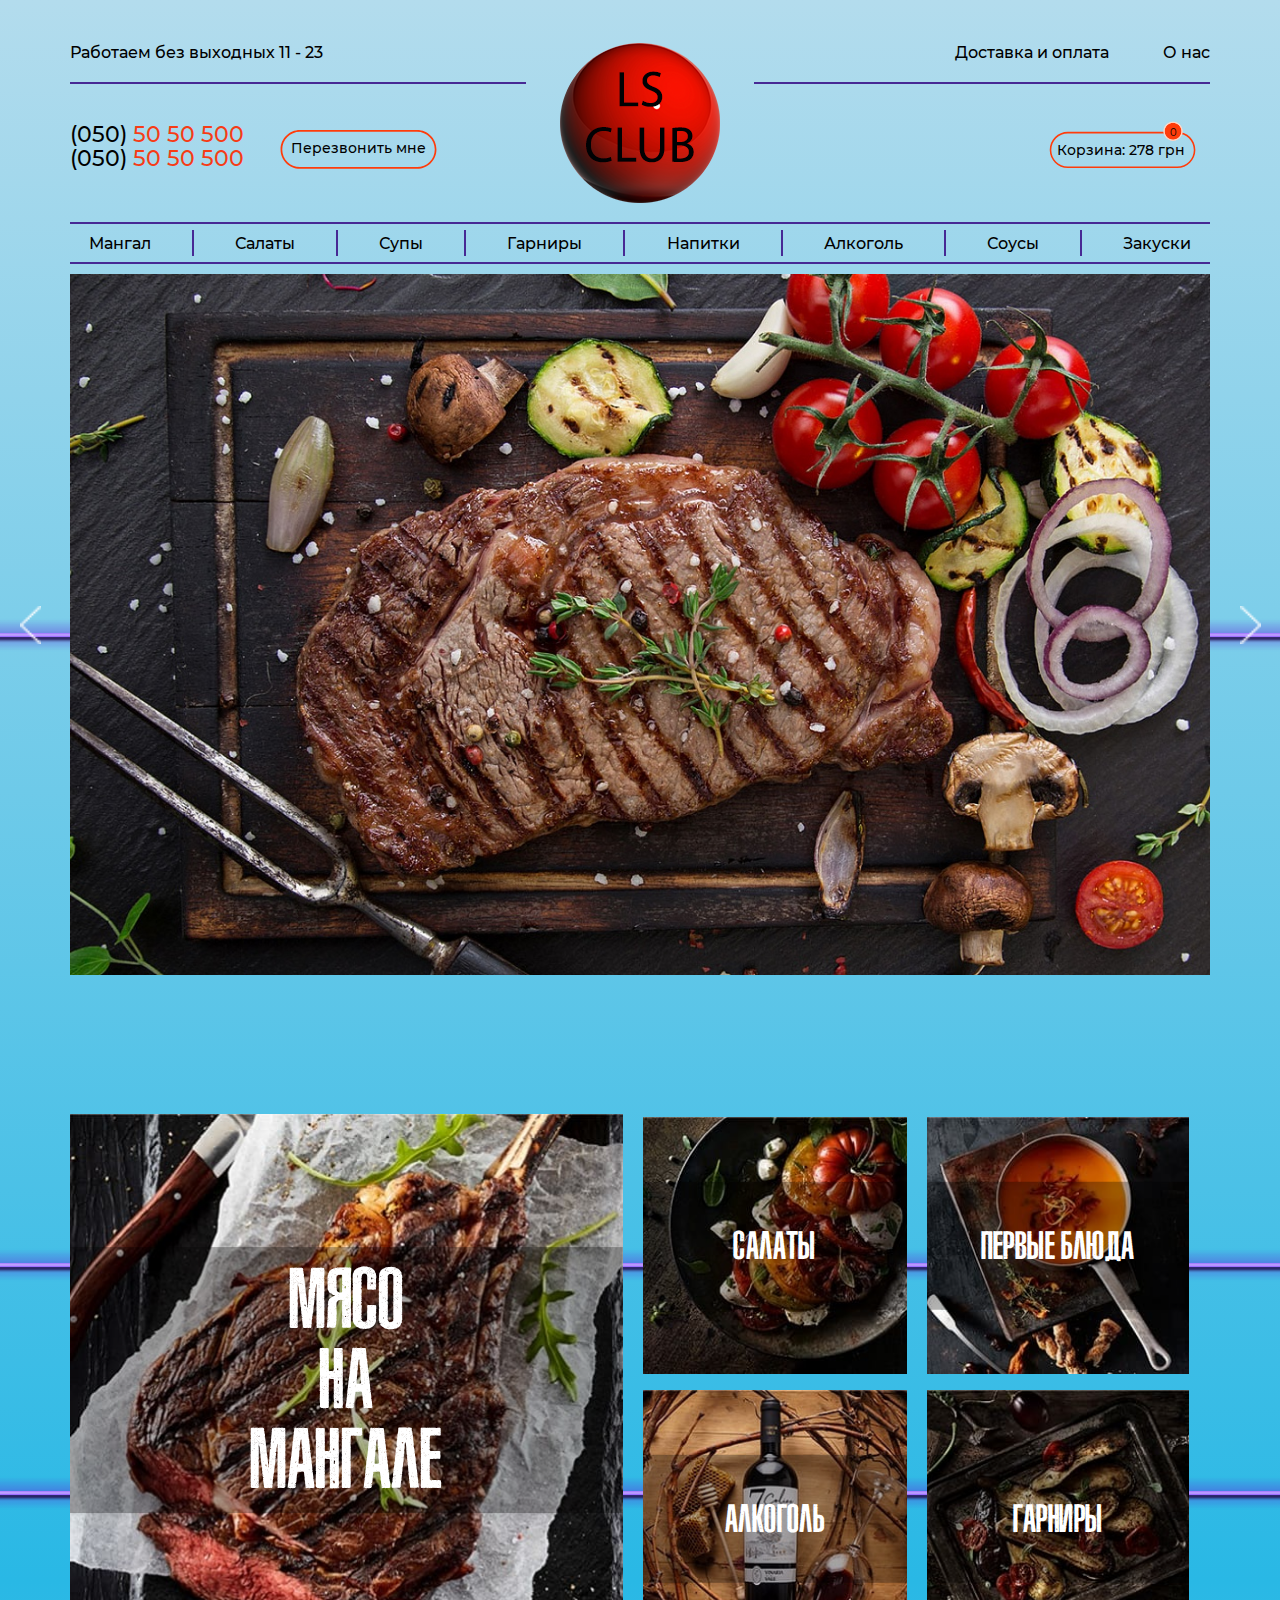
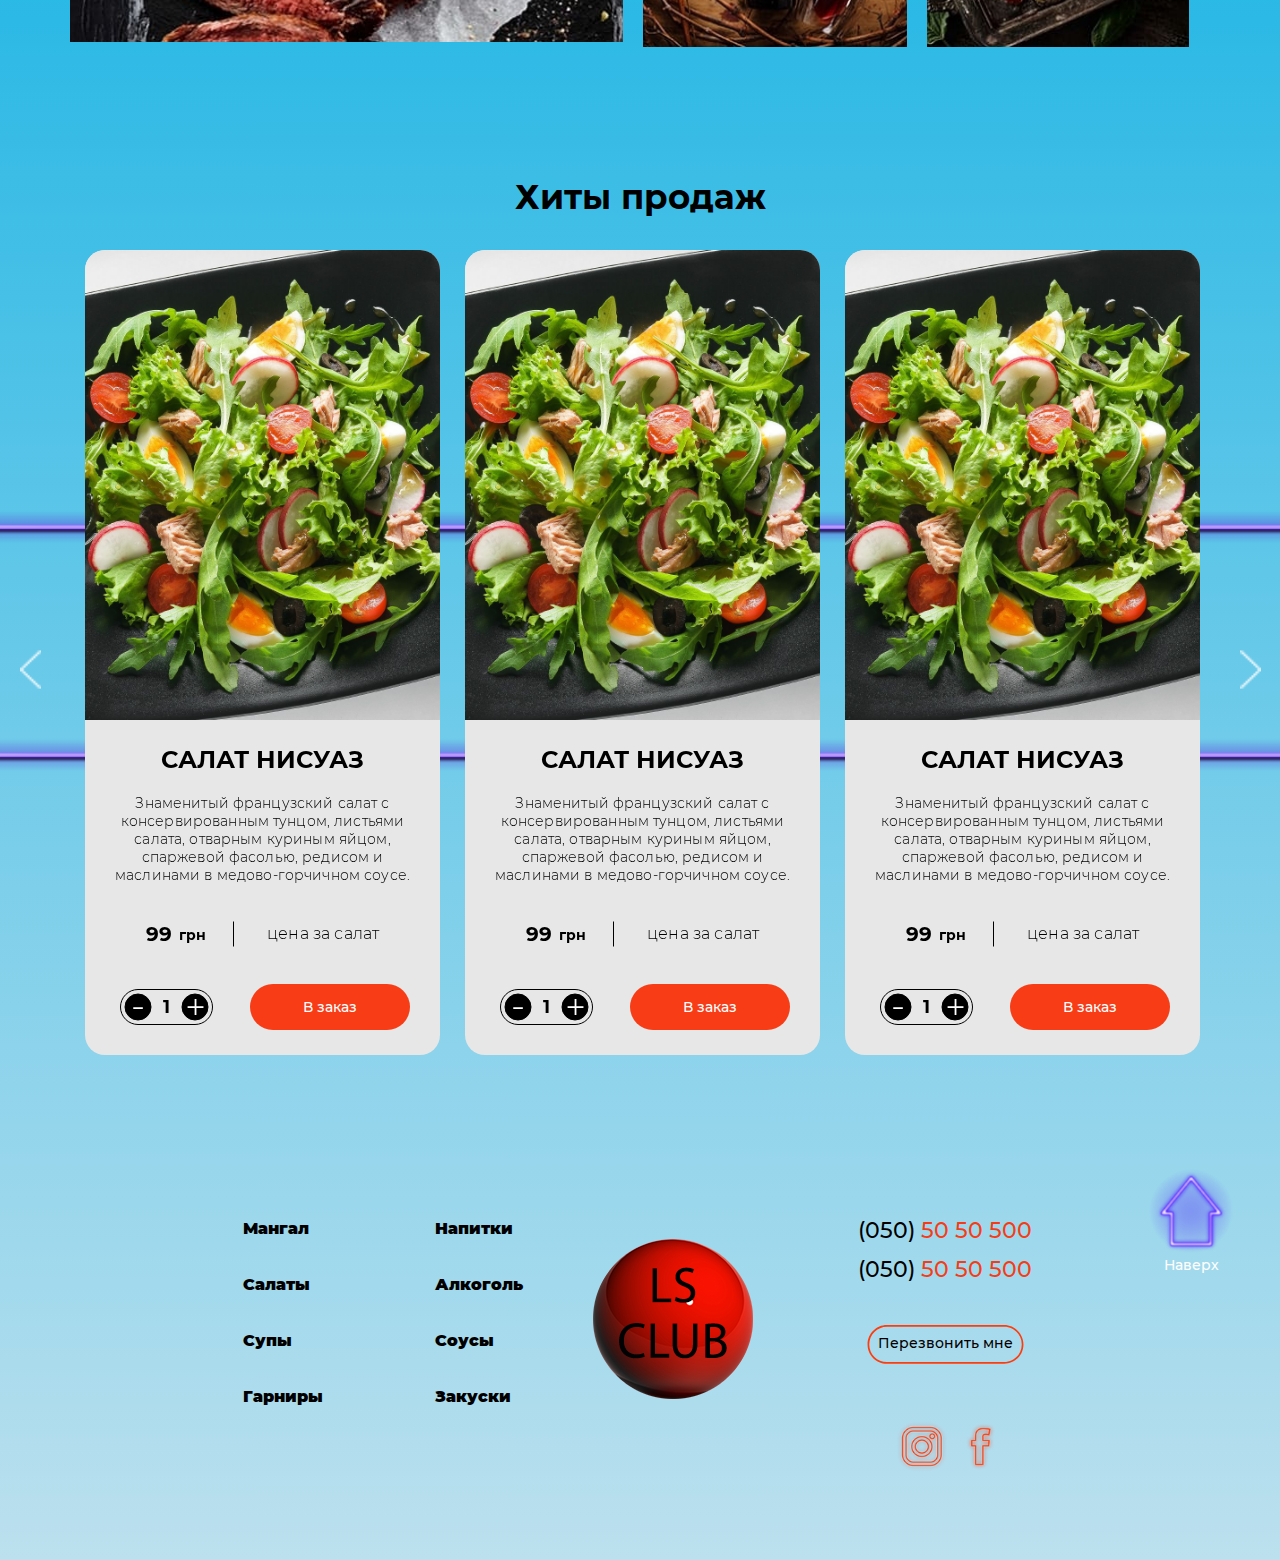
<file: index.html>
<!DOCTYPE html>
<html lang="ru">

<head>
  <meta charset="UTF-8">
  <meta name="viewport" content="width=device-width, initial-scale=1.0">
  <title>VegasMeats</title>
  <link rel="stylesheet" href="css/main.css">
  <link rel="stylesheet" href="https://use.fontawesome.com/releases/v5.7.2/css/all.css"
    integrity="sha384-fnmOCqbTlWIlj8LyTjo7mOUStjsKC4pOpQbqyi7RrhN7udi9RwhKkMHpvLbHG9Sr" crossorigin="anonymous">
</head>

<body>
  <div class="wrapper">

    <header class="header">

      <div class="container">
        <div class="logo logo_tablet">
          <a href="index.html">
            <img src="img/f9d3626eb35f.png" alt="">
          </a>
        </div>
        <div class="descktop-menu">
          <div class="top-menu">
            <div class="top-contact">
              <div class="top-info-wrapp">
                <p class="info-graphik">Работаем без выходных 11 - 23</p>
              </div>
              <div class="number-block">
                <div class="number-wrapp">
                  <a href="tel:380505050500" class="number">
                    <span class="number-color">(050)</span> 50 50 500
                  </a>
                  <a href="tel:380505050500" class="number">
                    <span class="number-color">(050) </span> 50 50 500
                  </a>
                </div>
                <a href="#" class="call-btn">Перезвонить мне</a>
              </div>
            </div>
            <div class="logo logo_desktop">
              <a href="index.html">
                <img src="img/f9d3626eb35f.png" alt="">
              </a>
            </div>
            <div class="top-contact top-contact_mod">
              <div class="top-info-wrapp">
                <a href="delivery.html" class="top-info">Доставка и оплата</a>
                <a href="about.html" class="top-info">О нас</a>
              </div>
              <div class="basket-wrap">
                <span class="basket-count">0</span>
                <a href="backet.html" class="basket-btn">Корзина: 278 грн</a>
              </div>

            </div>
          </div>

          <nav class="nav">
            <ul class="nav__list">
              <li class="nav__item">
                <a href="myas.html" class="nav__link">Мангал</a>
              </li>
              <li class="nav__item">
                <a href="#openmod" class="nav__link">Салаты</a>
              </li>
              <li class="nav__item">
                <a href="#" class="nav__link">Супы</a>
              </li>
              <li class="nav__item">
                <a href="#" class="nav__link">Гарниры</a>
              </li>
              <li class="nav__item">
                <a href="#" class="nav__link">Напитки</a>
              </li>
              <li class="nav__item">
                <a href="#" class="nav__link">Алкоголь</a>
              </li>
              <li class="nav__item">
                <a href="#" class="nav__link">Соусы</a>
              </li>
              <li class="nav__item">
                <a href="#" class="nav__link">Закуски</a>
              </li>
            </ul>
          </nav>
        </div>
      </div>

      <div class="burger-opener">
        <svg class="ham hamRotate ham1" viewBox="0 0 100 100" width="80" onclick="this.classList.toggle('active')">
          <path class="line top"
            d="m 30,33 h 40 c 0,0 9.044436,-0.654587 9.044436,-8.508902 0,-7.854315 -8.024349,-11.958003 -14.89975,-10.85914 -6.875401,1.098863 -13.637059,4.171617 -13.637059,16.368042 v 40" />
          <path class="line middle" d="m 30,50 h 40" />
          <path class="line bottom"
            d="m 30,67 h 40 c 12.796276,0 15.357889,-11.717785 15.357889,-26.851538 0,-15.133752 -4.786586,-27.274118 -16.667516,-27.274118 -11.88093,0 -18.499247,6.994427 -18.435284,17.125656 l 0.252538,40" />
        </svg>
      </div>
    </header>

    <main class="main">

      <section class="main-slider-section">
        <div class="container">
          <div class="main-slider">
            <div class="slide">
              <img src="img/256773b9054ae8a0c07c420d4755843e.jpg" alt="">
            </div>

            <div class="slide">
              <img src="img/256773b9054ae8a0c07c420d4755843e.jpg" alt="">
            </div>

            <div class="slide">
              <img src="img/256773b9054ae8a0c07c420d4755843e.jpg" alt="">
            </div>

            <div class="slide">
              <img src="img/256773b9054ae8a0c07c420d4755843e.jpg" alt="">
            </div>
          </div>
        </div>
      </section>

      <section class="main-nav-section">
        <span class="abs-lines"></span>
        <div class="container">

          <div class="meat-block">
            <a href="#" class="meat-link">
              <img src="img/image-meat.jpg" alt="" class="meat-img">
              <h3 class="meat-title">Мясо <br> на <br> мангале</h3>
            </a>
          </div>

          <div class="dish">

            <div class="dish-wrap">
              <a href="#" class="meat-link meat-link_margin">
                <img src="img/imagesalat.jpg" alt="" class="meat-imga">
                <h3 class="meat-title meat-title_size">салаты</h3>
              </a>
              <a href="#" class="meat-link">
                <img src="img/imagesup.jpg" alt="" class="meat-imga">
                <h3 class="meat-title meat-title_size">первые блюда</h3>
              </a>
            </div>

            <div class="dish-wrap">
              <a href="#" class="meat-link meat-link_margin">
                <img src="img/imagealco.jpg" alt="" class="meat-imga">
                <h3 class="meat-title meat-title_size">алкоголь</h3>
              </a>
              <a href="#" class="meat-link">
                <img src="img/imagegarnir.jpg" alt="" class="meat-imga">
                <h3 class="meat-title meat-title_size">гарниры</h3>
              </a>
            </div>

          </div>
        </div>
      </section>

      <section class="price-slider-section">
        <span class="abs-lines"></span>
        <div class="container">
          <h2 class="section-title">Хиты продаж</h2>

          <div class="hits-slider">
            <div class="slide">
              <div class="product">
                <div class="product__img">
                  <img src="img/images15460819160.jpg" alt="">
                </div>

                <div class="product__wrapp">

                  <h3 class="product__title">САЛАТ НИСУАЗ</h3>
                  <p class="product__description">Знаменитый французский салат с консервированным тунцом, листьями
                    салата, отварным куриным яйцом, спаржевой фасолью, редисом и маслинами в медово-горчичном соусе.</p>

                  <div class="product__wrap-money">
                    <span class="product__currency-wrap">
                      <span class="product__money">99</span>
                      <span class="product__currency">грн</span>
                    </span>
                    <span class="product__weight">цена за салат</span>
                  </div>

                  <div class="product__order ">
                    <div class="quantity-block">
                      <label for="" class="quantity-arrow-minus" id="min4"><input type="button">
                      </label>
                      <input class="quantity-num" id="num4" type="number" value="1">
                      <label for="" type="button" class="quantity-arrow-plus" id="plus4">
                        <input type="button">
                      </label>
                    </div>
                    <button class="product__btn">В заказ</button>
                  </div>

                </div>
              </div>
            </div>
            <div class="slide">
              <div class="product">
                <div class="product__img">
                  <img src="img/images15460819160.jpg" alt="">
                </div>

                <div class="product__wrapp">

                  <h3 class="product__title">САЛАТ НИСУАЗ</h3>
                  <p class="product__description">Знаменитый французский салат с консервированным тунцом, листьями
                    салата, отварным куриным яйцом, спаржевой фасолью, редисом и маслинами в медово-горчичном соусе.</p>

                  <div class="product__wrap-money">
                    <span class="product__currency-wrap">
                      <span class="product__money">99</span>
                      <span class="product__currency">грн</span>
                    </span>
                    <span class="product__weight">цена за салат</span>
                  </div>
                  <div class="product__order ">
                    <div class="quantity-block">
                      <label for="" class="quantity-arrow-minus" id="min3"><input type="button">
                      </label>
                      <input class="quantity-num" id="num3" type="number" value="1">
                      <label for="" type="button" class="quantity-arrow-plus" id="plus3">
                        <input type="button">
                      </label>
                    </div>
                    <button class="product__btn">В заказ</button>
                  </div>
                </div>
              </div>
            </div>
            <div class="slide">
              <div class="product">
                <div class="product__img">
                  <img src="img/images15460819160.jpg" alt="">
                </div>

                <div class="product__wrapp">

                  <h3 class="product__title">САЛАТ НИСУАЗ</h3>
                  <p class="product__description">Знаменитый французский салат с консервированным тунцом, листьями
                    салата, отварным куриным яйцом, спаржевой фасолью, редисом и маслинами в медово-горчичном соусе.</p>

                  <div class="product__wrap-money">
                    <span class="product__currency-wrap">
                      <span class="product__money">99</span>
                      <span class="product__currency">грн</span>
                    </span>
                    <span class="product__weight">цена за салат</span>
                  </div>
                  <div class="product__order ">
                    <div class="quantity-block">
                      <label for="" class="quantity-arrow-minus" id="min2"><input type="button">
                      </label>
                      <input class="quantity-num" id="num2" type="number" value="1">
                      <label for="" type="button" class="quantity-arrow-plus" id="plus2">
                        <input type="button">
                      </label>
                    </div>
                    <button class="product__btn">В заказ</button>
                  </div>
                </div>
              </div>
            </div>
            <div class="slide">
              <div class="product">
                <div class="product__img">
                  <img src="img/images15460819160.jpg" alt="">
                </div>

                <div class="product__wrapp">

                  <h3 class="product__title">САЛАТ НИСУАЗ</h3>
                  <p class="product__description">Знаменитый французский салат с консервированным тунцом, листьями
                    салата, отварным куриным яйцом, спаржевой фасолью, редисом и маслинами в медово-горчичном соусе.</p>

                  <div class="product__wrap-money">
                    <span class="product__currency-wrap">
                      <span class="product__money">99</span>
                      <span class="product__currency">грн</span>
                    </span>
                    <span class="product__weight">цена за салат</span>
                  </div>

                  <div class="product__order ">
                    <div class="quantity-block">
                      <label for="" class="quantity-arrow-minus" id="min1"><input type="button">
                      </label>
                      <input class="quantity-num" id="num1" type="number" value="1">
                      <label for="" type="button" class="quantity-arrow-plus" id="plus1">
                        <input type="button">
                      </label>
                    </div>
                    <button class="product__btn">В заказ</button>
                  </div>

                </div>
              </div>
            </div>
          </div>
        </div>
      </section>


    </main>

    <footer class="footer">
      <div class="container">
        <nav class="footer-nav">
          <ul class="footer-nav__list">
            <li class="footer-nav__item">
              <a href="#" class="footer-nav__link">Мангал</a>
            </li>
            <li class="footer-nav__item">
              <a href="#" class="footer-nav__link">Салаты</a>
            </li>
            <li class="footer-nav__item">
              <a href="#" class="footer-nav__link">Супы</a>
            </li>
            <li class="footer-nav__item">
              <a href="#" class="footer-nav__link">Гарниры</a>
            </li>
          </ul>

          <ul class="footer-nav__list">
            <li class="footer-nav__item">
              <a href="#" class="footer-nav__link">Напитки</a>
            </li>
            <li class="footer-nav__item">
              <a href="#" class="footer-nav__link">Алкоголь</a>
            </li>
            <li class="footer-nav__item">
              <a href="#" class="footer-nav__link">Соусы</a>
            </li>
            <li class="footer-nav__item">
              <a href="#" class="footer-nav__link">Закуски</a>
            </li>
          </ul>
        </nav>

        <div class="footer-logo">
          <a href="#" class="logo-link">
            <img src="img/f9d3626eb35f.png" alt="">
          </a>


        </div>

        <div class="footer-soc-wrap">

          <div class="number-wrapp">
            <a href="tel:380505050500" class="number">
              <span class="number-color">(050)</span> 50 50 500
            </a>
            <a href="tel:380505050500" class="number">
              <span class="number-color">(050) </span> 50 50 500
            </a>
          </div>

          <a href="#" class="call-btn">Перезвонить мне</a>

          <div class="footer-soc">
            <a href="#" class="soc-link inst-link"></a>
            <a href="#" class="soc-link fb-link"></a>
          </div>
        </div>
      </div>

      <div class="btn-toTop" id="toTop">
        <img src="img/arrow-top.svg" alt="">
        <span>Наверх</span>
      </div>
    </footer>

    <form id="openModal" class="modalwindow" method="post" action="#">
      <div class="modal-content">
        <div class="modal-content-wrapp">
          <span href="#close" title="Закрыть" class="close-modal"></span>
          <h2 class="modal-title">Заполните форму</h2>
          <p class="modal-paragraph">И наш менеджер перезвонит Вам
            в течение 5 мин, чтобы ответить
            на все вопросы</p>
          <div class="modal-input-wrap">
            <span>Ваше Имя</span>
            <input type="text" class="modal-input">
          </div>
          <div class="modal-input-wrap">
            <span>Ваш Телефон</span>
            <input type="text" class="modal-input">
          </div>
          <button type="submit" class="btn-modal">Перезвонить мне</button>
        </div>
      </div>
    </form>

    <div id="openmod" class="modalwindow">
      <div class="modal-content">
        <span href="#close" title="Закрыть" class="close-modal"></span>
        <h2 class="modal-title">Спасибо!</h2>
        <p class="modal-paragraph modal-paragraph_window2">Мы с Вами свяжемся в течении 5 минут!</p>
      </div>
    </div>

  </div>
  <script src="js/jquery-3.3.1.min.js"></script>
  <script src="js/slick-js.js"></script>
  <script src="js/slider.js"></script>
  <script src="js/main.js"></script>

</body>

</html>
</file>
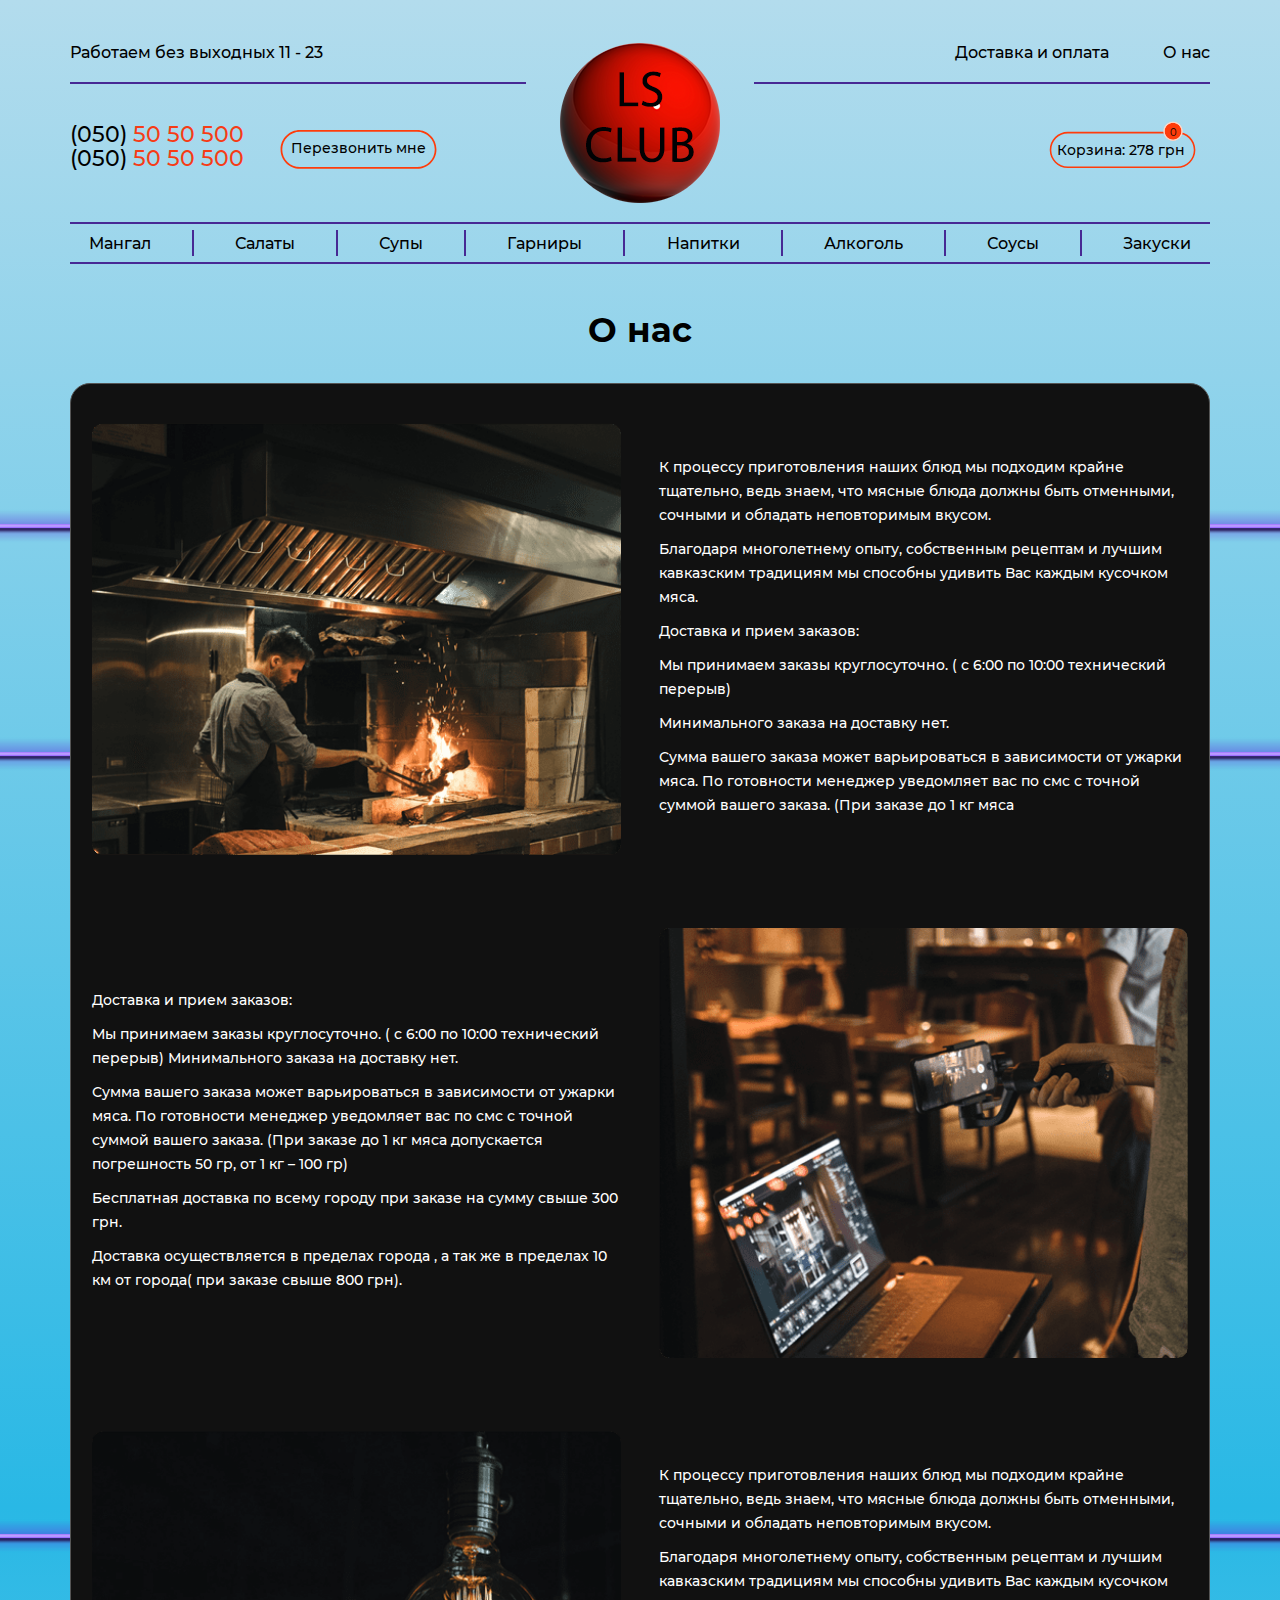
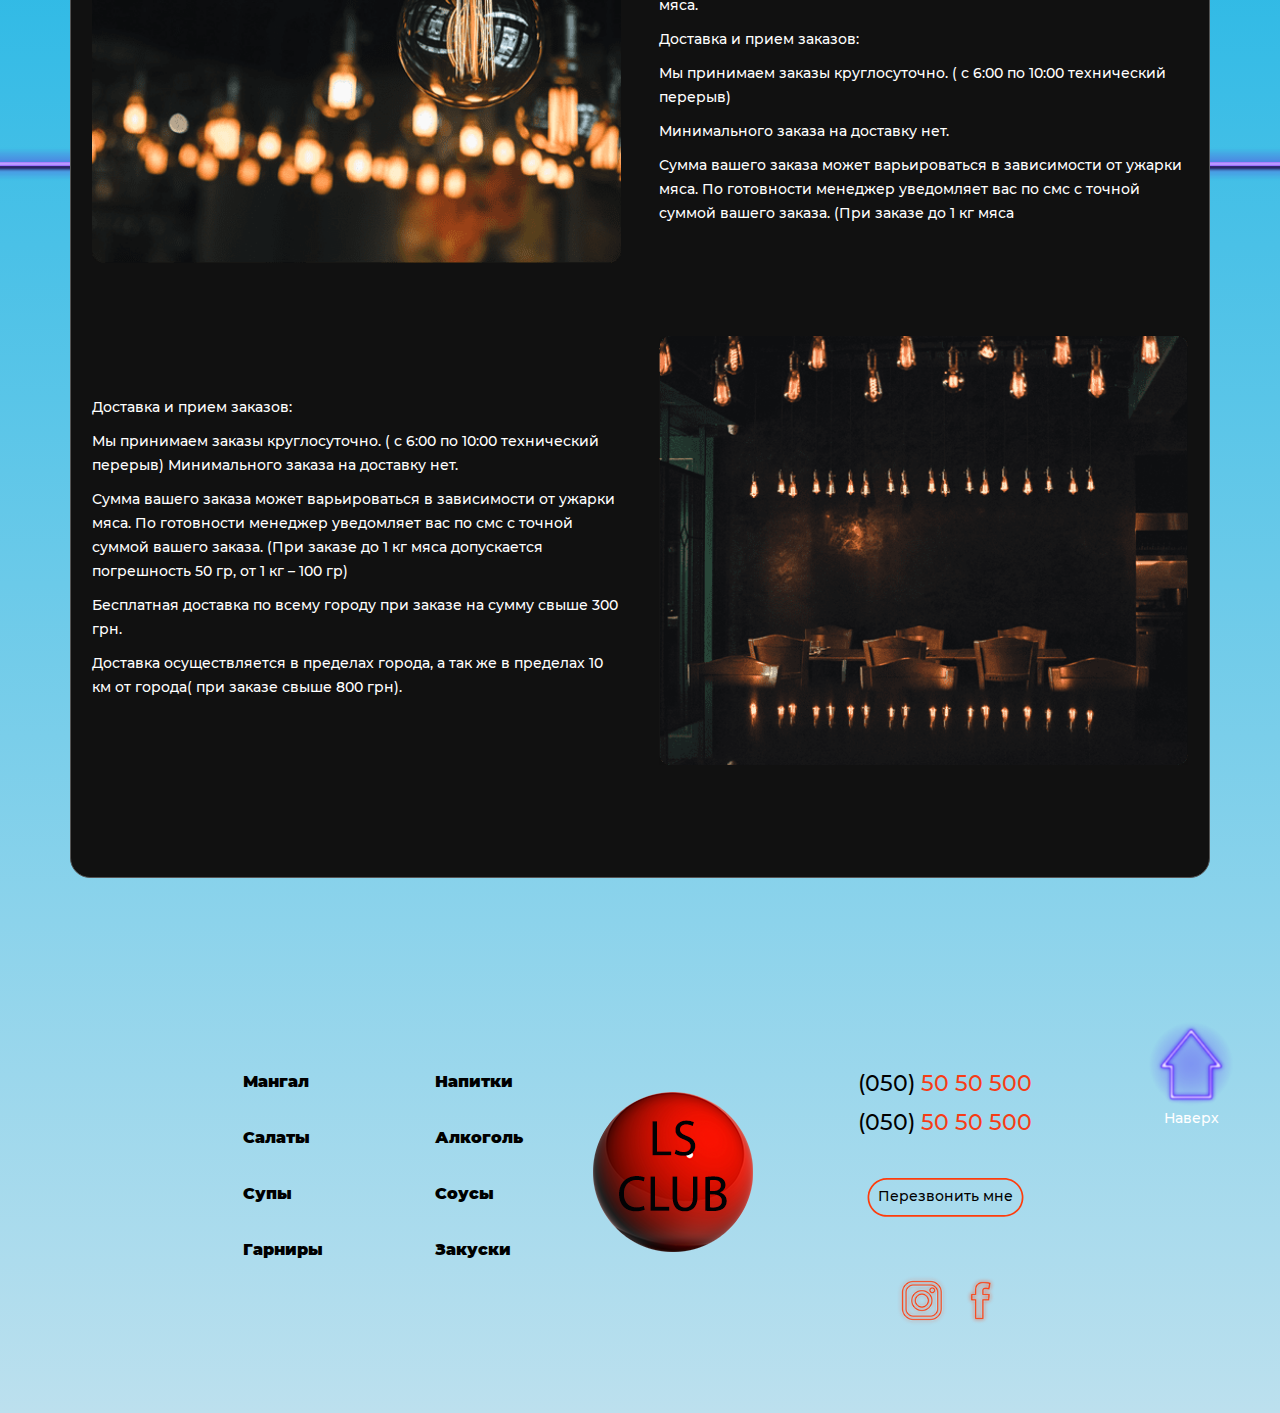
<file: about.html>
<!DOCTYPE html>
<html lang="en">

<head>
  <meta charset="UTF-8">
  <meta name="viewport" content="width=device-width, initial-scale=1.0">
  <title>VegasMeats</title>
  <link rel="stylesheet" href="css/main.css">
  <link rel="stylesheet" href="https://use.fontawesome.com/releases/v5.7.2/css/all.css"
    integrity="sha384-fnmOCqbTlWIlj8LyTjo7mOUStjsKC4pOpQbqyi7RrhN7udi9RwhKkMHpvLbHG9Sr" crossorigin="anonymous">
</head>

<body>
  <div class="wrapper">

    <header class="header">

      <div class="container">
        <div class="logo logo_tablet">
          <a href="index.html">
            <img src="img/f9d3626eb35f.png" alt="">
          </a>
        </div>
        <div class="descktop-menu">
          <div class="top-menu">
            <div class="top-contact">
              <div class="top-info-wrapp">
                <p class="info-graphik">Работаем без выходных 11 - 23</p>
              </div>
              <div class="number-block">
                <div class="number-wrapp">
                  <a href="tel:380505050500" class="number">
                    <span class="number-color">(050)</span> 50 50 500
                  </a>
                  <a href="tel:380505050500" class="number">
                    <span class="number-color">(050) </span> 50 50 500
                  </a>
                </div>
                <a href="#" class="call-btn">Перезвонить мне</a>
              </div>
            </div>
            <div class="logo logo_desktop">
              <a href="index.html">
                <img src="img/f9d3626eb35f.png" alt="">
              </a>
            </div>
            <div class="top-contact top-contact_mod">
              <div class="top-info-wrapp">
                <a href="delivery.html" class="top-info">Доставка и оплата</a>
                <a href="about.html" class="top-info">О нас</a>
              </div>
              <div class="basket-wrap">
                <span class="basket-count">0</span>
                <a href="backet.html" class="basket-btn">Корзина: 278 грн</a>
              </div>

            </div>
          </div>

          <nav class="nav">
            <ul class="nav__list">
              <li class="nav__item">
                <a href="myas.html" class="nav__link">Мангал</a>
              </li>
              <li class="nav__item">
                <a href="#openmod" class="nav__link">Салаты</a>
              </li>
              <li class="nav__item">
                <a href="#" class="nav__link">Супы</a>
              </li>
              <li class="nav__item">
                <a href="#" class="nav__link">Гарниры</a>
              </li>
              <li class="nav__item">
                <a href="#" class="nav__link">Напитки</a>
              </li>
              <li class="nav__item">
                <a href="#" class="nav__link">Алкоголь</a>
              </li>
              <li class="nav__item">
                <a href="#" class="nav__link">Соусы</a>
              </li>
              <li class="nav__item">
                <a href="#" class="nav__link">Закуски</a>
              </li>
            </ul>
          </nav>
        </div>
      </div>

      <div class="burger-opener">
        <svg class="ham hamRotate ham1" viewBox="0 0 100 100" width="80" onclick="this.classList.toggle('active')">
          <path class="line top"
            d="m 30,33 h 40 c 0,0 9.044436,-0.654587 9.044436,-8.508902 0,-7.854315 -8.024349,-11.958003 -14.89975,-10.85914 -6.875401,1.098863 -13.637059,4.171617 -13.637059,16.368042 v 40" />
          <path class="line middle" d="m 30,50 h 40" />
          <path class="line bottom"
            d="m 30,67 h 40 c 12.796276,0 15.357889,-11.717785 15.357889,-26.851538 0,-15.133752 -4.786586,-27.274118 -16.667516,-27.274118 -11.88093,0 -18.499247,6.994427 -18.435284,17.125656 l 0.252538,40" />
        </svg>
      </div>
    </header>

    <main class="main">
      <section class="about-section section-padding">
        <span class="abs-lines"></span>
        <span class="abs-lines-1"></span>
        <div class="container">
          <h2 class="section-title">О нас</h2>

          <div class="about-wrap">
            <div class="about-box">
              <div class="about-img">
                <img src="img/about-img-1.png" alt="">
              </div>
              <div class="about-text-wrap">
                <p>К процессу приготовления наших блюд мы подходим крайне тщательно, ведь знаем, что мясные блюда должны
                  быть отменными, сочными и обладать неповторимым вкусом.</p>
                <p>Благодаря многолетнему опыту, собственным рецептам и лучшим кавказским традициям мы способны удивить
                  Вас каждым кусочком мяса.</p>
                <p>Доставка и прием заказов:</p>
                <p>Мы принимаем заказы круглосуточно. ( с 6:00 по 10:00 технический перерыв)</p>
                <p>Минимального заказа на доставку нет.</p>
                <p>Сумма вашего заказа может варьироваться в зависимости от ужарки мяса. По готовности менеджер
                  уведомляет вас по смс с точной суммой вашего заказа. (При заказе до 1 кг мяса </p>
              </div>
            </div>

            <div class="about-box">
              <div class="about-img">
                <img src="img/about-img-2.png" alt="">
              </div>
              <div class="about-text-wrap">
                <p>Доставка и прием заказов:</p>
                <p>Мы принимаем заказы круглосуточно. ( с 6:00 по 10:00 технический перерыв)
                  Минимального заказа на доставку нет.</p>
                <p>Сумма вашего заказа может варьироваться в зависимости от ужарки мяса. По готовности менеджер
                  уведомляет вас по смс с точной суммой вашего заказа. (При заказе до 1 кг мяса допускается погрешность
                  50 гр, от 1 кг – 100 гр)</p>
                <p>Бесплатная доставка по всему городу при заказе на сумму свыше 300 грн.</p>
                <p>Доставка осуществляется в пределах города , а так же в пределах 10 км от города( при заказе свыше 800
                  грн).</p>
              </div>
            </div>

            <div class="about-box">
              <div class="about-img">
                <img src="img/about-img-3.png" alt="">
              </div>
              <div class="about-text-wrap">
                <p>К процессу приготовления наших блюд мы подходим крайне тщательно, ведь знаем, что мясные блюда должны
                  быть отменными, сочными и обладать неповторимым вкусом.</p>
                <p>Благодаря многолетнему опыту, собственным рецептам и лучшим кавказским традициям мы способны удивить
                  Вас каждым кусочком мяса.</p>
                <p>Доставка и прием заказов:</p>
                <p>Мы принимаем заказы круглосуточно. ( с 6:00 по 10:00 технический перерыв)</p>
                <p>Минимального заказа на доставку нет.</p>
                <p>Сумма вашего заказа может варьироваться в зависимости от ужарки мяса. По готовности менеджер
                  уведомляет вас по смс с точной суммой вашего заказа. (При заказе до 1 кг мяса </p>
              </div>
            </div>

            <div class="about-box">
              <div class="about-img">
                <img src="img/about-img-4.png" alt="">
              </div>
              <div class="about-text-wrap">
                <p>Доставка и прием заказов:</p>
                <p>Мы принимаем заказы круглосуточно. ( с 6:00 по 10:00 технический перерыв)
                  Минимального заказа на доставку нет.</p>
                <p>Сумма вашего заказа может варьироваться в зависимости от ужарки мяса. По готовности менеджер
                  уведомляет вас по смс с точной суммой вашего заказа. (При заказе до 1 кг мяса допускается погрешность
                  50 гр, от 1 кг – 100 гр)</p>
                <p>Бесплатная доставка по всему городу при заказе на сумму свыше 300 грн.</p>
                <p>Доставка осуществляется в пределах города, а так же в пределах 10 км от города( при заказе свыше 800
                  грн).</p>
              </div>
            </div>
          </div>
        </div>
      </section>

      <section class="about-section">
        <div class="container">

        </div>
      </section>
    </main>

    <footer class="footer">
      <div class="container">
        <nav class="footer-nav">
          <ul class="footer-nav__list">
            <li class="footer-nav__item">
              <a href="#" class="footer-nav__link">Мангал</a>
            </li>
            <li class="footer-nav__item">
              <a href="#" class="footer-nav__link">Салаты</a>
            </li>
            <li class="footer-nav__item">
              <a href="#" class="footer-nav__link">Супы</a>
            </li>
            <li class="footer-nav__item">
              <a href="#" class="footer-nav__link">Гарниры</a>
            </li>
          </ul>

          <ul class="footer-nav__list">
            <li class="footer-nav__item">
              <a href="#" class="footer-nav__link">Напитки</a>
            </li>
            <li class="footer-nav__item">
              <a href="#" class="footer-nav__link">Алкоголь</a>
            </li>
            <li class="footer-nav__item">
              <a href="#" class="footer-nav__link">Соусы</a>
            </li>
            <li class="footer-nav__item">
              <a href="#" class="footer-nav__link">Закуски</a>
            </li>
          </ul>
        </nav>

        <div class="footer-logo">
          <a href="#" class="logo-link">
            <img src="img/f9d3626eb35f.png" alt="">
          </a>
        </div>

        <div class="footer-soc-wrap">

          <div class="number-wrapp">
            <a href="tel:380505050500" class="number">
              <span class="number-color">(050)</span> 50 50 500
            </a>
            <a href="tel:380505050500" class="number">
              <span class="number-color">(050) </span> 50 50 500
            </a>
          </div>

          <a href="#" class="call-btn">Перезвонить мне</a>

          <div class="footer-soc">
            <a href="#" class="soc-link inst-link"></a>
            <a href="#" class="soc-link fb-link"></a>
          </div>
        </div>
      </div>

      <div class="btn-toTop" id="toTop">
        <img src="img/arrow-top.svg" alt="">
        <span>Наверх</span>
      </div>
    </footer>

  </div>
  <script src="js/jquery-3.3.1.min.js"></script>
  <script src="js/slick-js.js"></script>
  <script src="js/main.js"></script>

</body>

</html>
</file>
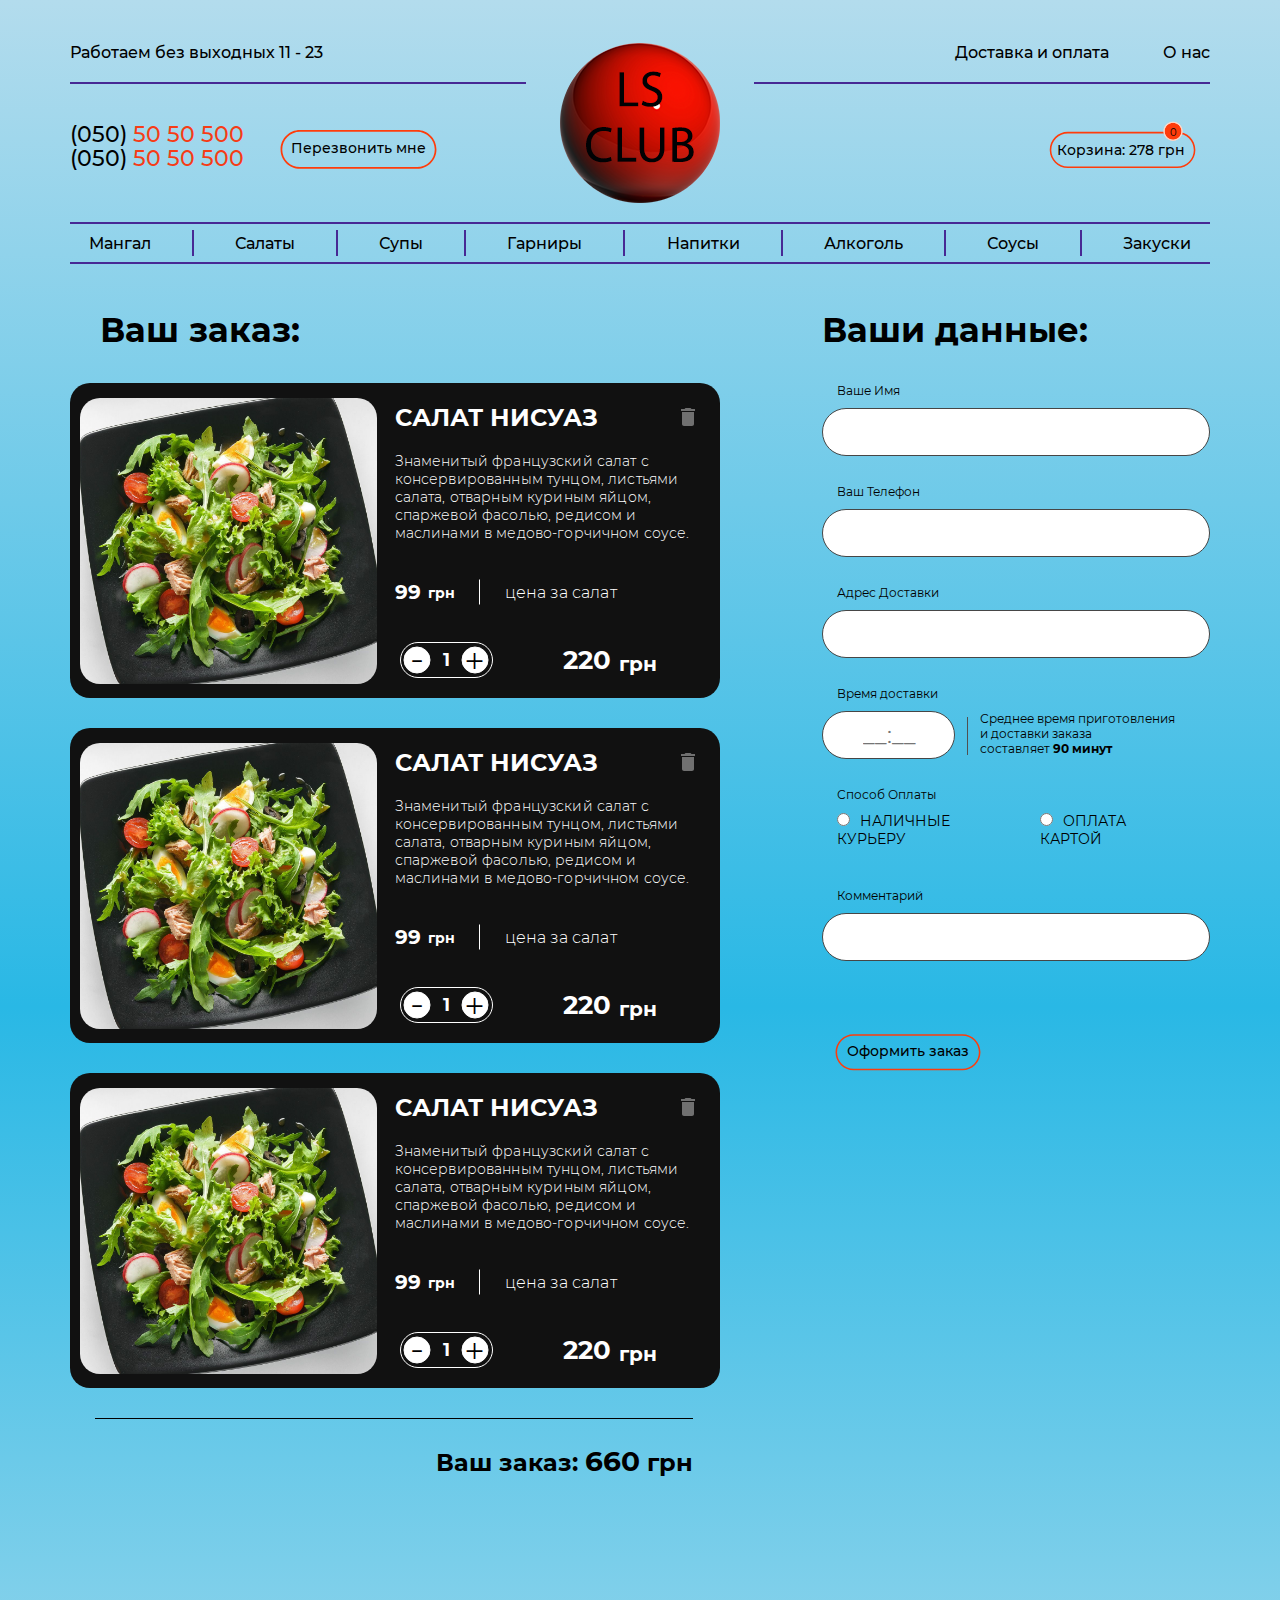
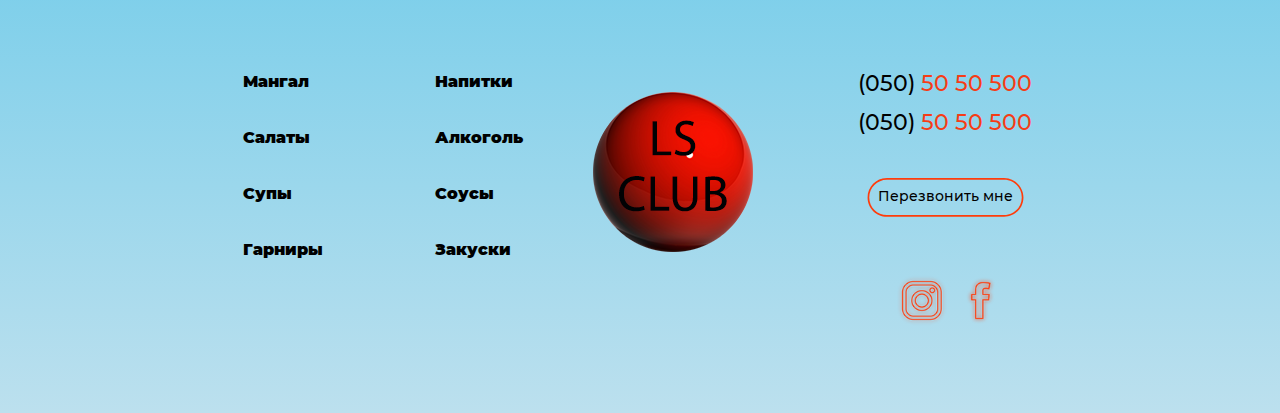
<file: backet.html>
<!DOCTYPE html>
<html lang="ru">

<head>
  <meta charset="UTF-8">
  <meta name="viewport" content="width=device-width, initial-scale=1.0">
  <title>VegasMeats</title>
  <link rel="stylesheet" href="css/main.css">
  <link rel="stylesheet" href="https://use.fontawesome.com/releases/v5.7.2/css/all.css"
    integrity="sha384-fnmOCqbTlWIlj8LyTjo7mOUStjsKC4pOpQbqyi7RrhN7udi9RwhKkMHpvLbHG9Sr" crossorigin="anonymous">
</head>

<body>
  <div class="wrapper">

    <header class="header">

      <div class="container">
        <div class="logo logo_tablet">
          <a href="index.html">
            <img src="img/f9d3626eb35f.png" alt="">
          </a>
        </div>
        <div class="descktop-menu">
          <div class="top-menu">
            <div class="top-contact">
              <div class="top-info-wrapp">
                <p class="info-graphik">Работаем без выходных 11 - 23</p>
              </div>
              <div class="number-block">
                <div class="number-wrapp">
                  <a href="tel:380505050500" class="number">
                    <span class="number-color">(050)</span> 50 50 500
                  </a>
                  <a href="tel:380505050500" class="number">
                    <span class="number-color">(050) </span> 50 50 500
                  </a>
                </div>
                <a href="#" class="call-btn">Перезвонить мне</a>
              </div>
            </div>
            <div class="logo logo_desktop">
              <a href="index.html">
                <img src="img/f9d3626eb35f.png" alt="">
              </a>
            </div>
            <div class="top-contact top-contact_mod">
              <div class="top-info-wrapp">
                <a href="delivery.html" class="top-info">Доставка и оплата</a>
                <a href="about.html" class="top-info">О нас</a>
              </div>
              <div class="basket-wrap">
                <span class="basket-count">0</span>
                <a href="backet.html" class="basket-btn">Корзина: 278 грн</a>
              </div>

            </div>
          </div>

          <nav class="nav">
            <ul class="nav__list">
              <li class="nav__item">
                <a href="myas.html" class="nav__link">Мангал</a>
              </li>
              <li class="nav__item">
                <a href="#openmod" class="nav__link">Салаты</a>
              </li>
              <li class="nav__item">
                <a href="#" class="nav__link">Супы</a>
              </li>
              <li class="nav__item">
                <a href="#" class="nav__link">Гарниры</a>
              </li>
              <li class="nav__item">
                <a href="#" class="nav__link">Напитки</a>
              </li>
              <li class="nav__item">
                <a href="#" class="nav__link">Алкоголь</a>
              </li>
              <li class="nav__item">
                <a href="#" class="nav__link">Соусы</a>
              </li>
              <li class="nav__item">
                <a href="#" class="nav__link">Закуски</a>
              </li>
            </ul>
          </nav>
        </div>
      </div>

      <div class="burger-opener">
        <svg class="ham hamRotate ham1" viewBox="0 0 100 100" width="80" onclick="this.classList.toggle('active')">
          <path class="line top"
            d="m 30,33 h 40 c 0,0 9.044436,-0.654587 9.044436,-8.508902 0,-7.854315 -8.024349,-11.958003 -14.89975,-10.85914 -6.875401,1.098863 -13.637059,4.171617 -13.637059,16.368042 v 40" />
          <path class="line middle" d="m 30,50 h 40" />
          <path class="line bottom"
            d="m 30,67 h 40 c 12.796276,0 15.357889,-11.717785 15.357889,-26.851538 0,-15.133752 -4.786586,-27.274118 -16.667516,-27.274118 -11.88093,0 -18.499247,6.994427 -18.435284,17.125656 l 0.252538,40" />
        </svg>
      </div>
    </header>

    <main class="main">

      <section class="basket-section section-padding">

        <div class="container">

          <div class="basket-product">
            <h2 class="section-title section-title_margin-left">Ваш заказ:</h2>

            <div class="product product_gray">
              <div class="product__img product__img_basket">
                <img src="img/images15460819160.jpg" alt="">
              </div>

              <div class="product__wrapp product__wrapp_gray">

                <h3 class="product__title product__title_gray">САЛАТ НИСУАЗ</h3>
                <p class="product__description product__description_gray">Знаменитый французский салат с
                  консервированным тунцом, листьями салата, отварным куриным яйцом, спаржевой фасолью, редисом и
                  маслинами в медово-горчичном соусе.</p>

                <div class="product__wrap-money product__wrap-money_gray">
                  <span class="product__currency-wrap product__currency-wrap_gray">
                    <span class="product__money">99</span>
                    <span class="product__currency">грн</span>
                  </span>
                  <span class="product__weight">цена за салат</span>
                </div>

                <div class="product__order product__order_basket">
                  <div class="quantity-block quantity-block_basket">
                    <label for="" class="quantity-arrow-minus bg-mod" id="min1"><input type="button">
                    </label>
                    <input class="quantity-num" id="num1" type="number" value="1">
                    <label for="" type="button" class="quantity-arrow-plus bg-mod" id="plus1">
                      <input type="button">
                    </label>
                  </div>
                  <div class="product__total-wrap">
                    <span class="product__total-price">220</span>
                    <span>грн</span>
                  </div>
                </div>
              </div>
              <span class="product__delite">
                <img src="img/delete_icon.svg" alt="">
              </span>
            </div>

            <div class="product product_gray">
              <div class="product__img product__img_basket">
                <img src="img/images15460819160.jpg" alt="">
              </div>

              <div class="product__wrapp product__wrapp_gray">

                <h3 class="product__title product__title_gray">САЛАТ НИСУАЗ</h3>
                <p class="product__description product__description_gray">Знаменитый французский салат с
                  консервированным тунцом, листьями салата, отварным куриным яйцом, спаржевой фасолью, редисом и
                  маслинами в медово-горчичном соусе.</p>

                <div class="product__wrap-money product__wrap-money_gray">
                  <span class="product__currency-wrap product__currency-wrap_gray">
                    <span class="product__money">99</span>
                    <span class="product__currency">грн</span>
                  </span>
                  <span class="product__weight">цена за салат</span>
                </div>

                <div class="product__order product__order_basket">
                  <div class="quantity-block quantity-block_basket">
                    <label for="" class="quantity-arrow-minus bg-mod" id="min2"><input type="button">
                    </label>
                    <input class="quantity-num" id="num2" type="number" value="1">
                    <label for="" type="button" class="quantity-arrow-plus bg-mod" id="plus2">
                      <input type="button">
                    </label>
                  </div>
                  <div class="product__total-wrap">
                    <span class="product__total-price">220</span>
                    <span>грн</span>
                  </div>
                </div>
              </div>
              <span class="product__delite">
                <img src="img/delete_icon.svg" alt="">
              </span>
            </div>

            <div class="product product_gray">
              <div class="product__img product__img_basket">
                <img src="img/images15460819160.jpg" alt="">
              </div>

              <div class="product__wrapp product__wrapp_gray">

                <h3 class="product__title product__title_gray">САЛАТ НИСУАЗ</h3>
                <p class="product__description product__description_gray">Знаменитый французский салат с
                  консервированным тунцом, листьями салата, отварным куриным яйцом, спаржевой фасолью, редисом и
                  маслинами в медово-горчичном соусе.</p>

                <div class="product__wrap-money product__wrap-money_gray">
                  <span class="product__currency-wrap product__currency-wrap_gray">
                    <span class="product__money">99</span>
                    <span class="product__currency">грн</span>
                  </span>
                  <span class="product__weight">цена за салат</span>
                </div>

                <div class="product__order product__order_basket">
                  <div class="quantity-block quantity-block_basket">
                    <label for="" class="quantity-arrow-minus bg-mod" id="min3"><input type="button">
                    </label>
                    <input class="quantity-num" id="num3" type="number" value="1">
                    <label for="" type="button" class="quantity-arrow-plus bg-mod" id="plus3">
                      <input type="button">
                    </label>
                  </div>
                  <div class="product__total-wrap">
                    <span class="product__total-price">220</span>
                    <span>грн</span>
                  </div>
                </div>
              </div>
              <span class="product__delite">
                <img src="img/delete_icon.svg" alt="">
              </span>
            </div>

            <div class="basket-total">
              <span class="your-order-wrap">
                <span>Ваш заказ:</span>
                <span class="order-size">660</span>
                <span>грн</span>
              </span>
            </div>
          </div>

          <div class="basket-form">
            <h2 class="section-title">Ваши данные:</h2>

            <form action="#" class="form">

              <p class="form-name">Ваше Имя</p>
              <input type="text" class="form-input">

              <p class="form-name">Ваш Телефон</p>
              <input type="text" class="form-input">

              <p class="form-name">Адрес Доставки</p>
              <input type="text" class="form-input">

              <p class="form-name">Время доставки</p>
              <div class="form-time">
                <input type="text" class="form-input form-input_time" placeholder="__:__">
                <p class="form-time-description">Среднее время приготовления <br> и доставки заказа <br> составляет
                  <span class="time-mod">90 минут</span></p>
              </div>

              <p class="form-name">Способ Оплаты</p>
              <div class="form-radio">
                <label for="for" class="radio-wrapp">
                  <input type="radio" name="pay" class="input-radio" id="for"><span>НАЛИЧНЫЕ КУРЬЕРУ</span>
                </label>
                <label for="for1" class="radio-wrapp">
                  <input type="radio" name="pay" class="input-radio" id="for1"><span>ОПЛАТА КАРТОЙ</span>
                </label>
              </div>

              <p class="form-name">Комментарий</p>
              <input type="text" class="form-input form-input_mod">

              <button type="submit" class="call-btn">Оформить заказ</button>

            </form>
          </div>

        </div>
      </section>

    </main>

    <footer class="footer">
      <div class="container">
        <nav class="footer-nav">
          <ul class="footer-nav__list">
            <li class="footer-nav__item">
              <a href="#" class="footer-nav__link">Мангал</a>
            </li>
            <li class="footer-nav__item">
              <a href="#" class="footer-nav__link">Салаты</a>
            </li>
            <li class="footer-nav__item">
              <a href="#" class="footer-nav__link">Супы</a>
            </li>
            <li class="footer-nav__item">
              <a href="#" class="footer-nav__link">Гарниры</a>
            </li>
          </ul>

          <ul class="footer-nav__list">
            <li class="footer-nav__item">
              <a href="#" class="footer-nav__link">Напитки</a>
            </li>
            <li class="footer-nav__item">
              <a href="#" class="footer-nav__link">Алкоголь</a>
            </li>
            <li class="footer-nav__item">
              <a href="#" class="footer-nav__link">Соусы</a>
            </li>
            <li class="footer-nav__item">
              <a href="#" class="footer-nav__link">Закуски</a>
            </li>
          </ul>
        </nav>

        <div class="footer-logo">
          <a href="#" class="logo-link">
            <img src="img/f9d3626eb35f.png" alt="">
          </a>


        </div>

        <div class="footer-soc-wrap">

          <div class="number-wrapp">
            <a href="tel:380505050500" class="number">
              <span class="number-color">(050)</span> 50 50 500
            </a>
            <a href="tel:380505050500" class="number">
              <span class="number-color">(050) </span> 50 50 500
            </a>
          </div>

          <a href="#" class="call-btn">Перезвонить мне</a>

          <div class="footer-soc">
            <a href="#" class="soc-link inst-link"></a>
            <a href="#" class="soc-link fb-link"></a>
          </div>
        </div>

      </div>
    </footer>

  </div>
  <script src="js/jquery-3.3.1.min.js"></script>
  <script src="js/slick-js.js"></script>
  <script src="js/main.js"></script>

</body>

</html>
</file>
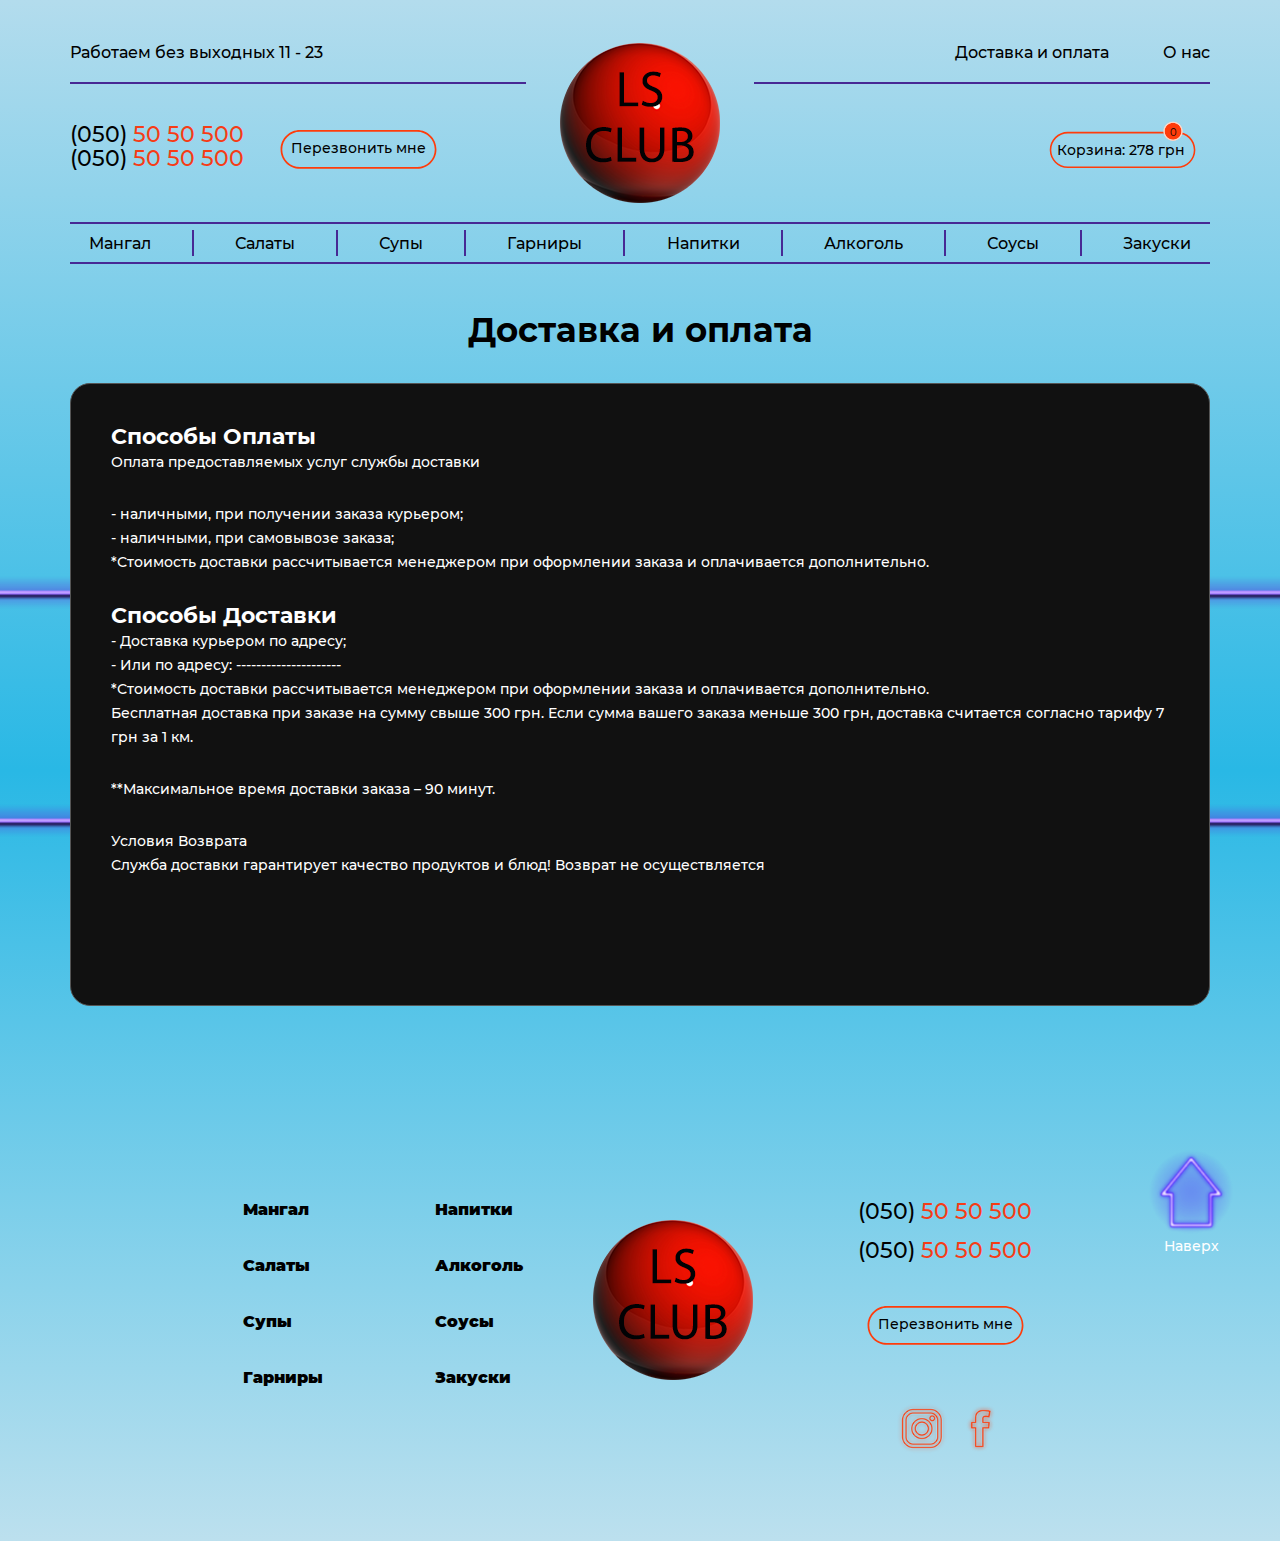
<file: delivery.html>
<!DOCTYPE html>
<html lang="en">

<head>
  <meta charset="UTF-8">
  <meta name="viewport" content="width=device-width, initial-scale=1.0">
  <title>VegasMeats</title>
  <link rel="stylesheet" href="css/main.css">
  <link rel="stylesheet" href="https://use.fontawesome.com/releases/v5.7.2/css/all.css"
    integrity="sha384-fnmOCqbTlWIlj8LyTjo7mOUStjsKC4pOpQbqyi7RrhN7udi9RwhKkMHpvLbHG9Sr" crossorigin="anonymous">
</head>

<body>
  <div class="wrapper">

    <header class="header">

      <div class="container">
        <div class="logo logo_tablet">
          <a href="index.html">
            <img src="img/f9d3626eb35f.png" alt="">
          </a>
        </div>
        <div class="descktop-menu">
          <div class="top-menu">
            <div class="top-contact">
              <div class="top-info-wrapp">
                <p class="info-graphik">Работаем без выходных 11 - 23</p>
              </div>
              <div class="number-block">
                <div class="number-wrapp">
                  <a href="tel:380505050500" class="number">
                    <span class="number-color">(050)</span> 50 50 500
                  </a>
                  <a href="tel:380505050500" class="number">
                    <span class="number-color">(050) </span> 50 50 500
                  </a>
                </div>
                <a href="#" class="call-btn">Перезвонить мне</a>
              </div>
            </div>
            <div class="logo logo_desktop">
              <a href="index.html">
                <img src="img/f9d3626eb35f.png" alt="">
              </a>
            </div>
            <div class="top-contact top-contact_mod">
              <div class="top-info-wrapp">
                <a href="delivery.html" class="top-info">Доставка и оплата</a>
                <a href="about.html" class="top-info">О нас</a>
              </div>
              <div class="basket-wrap">
                <span class="basket-count">0</span>
                <a href="backet.html" class="basket-btn">Корзина: 278 грн</a>
              </div>

            </div>
          </div>

          <nav class="nav">
            <ul class="nav__list">
              <li class="nav__item">
                <a href="myas.html" class="nav__link">Мангал</a>
              </li>
              <li class="nav__item">
                <a href="#openmod" class="nav__link">Салаты</a>
              </li>
              <li class="nav__item">
                <a href="#" class="nav__link">Супы</a>
              </li>
              <li class="nav__item">
                <a href="#" class="nav__link">Гарниры</a>
              </li>
              <li class="nav__item">
                <a href="#" class="nav__link">Напитки</a>
              </li>
              <li class="nav__item">
                <a href="#" class="nav__link">Алкоголь</a>
              </li>
              <li class="nav__item">
                <a href="#" class="nav__link">Соусы</a>
              </li>
              <li class="nav__item">
                <a href="#" class="nav__link">Закуски</a>
              </li>
            </ul>
          </nav>
        </div>
      </div>

      <div class="burger-opener">
        <svg class="ham hamRotate ham1" viewBox="0 0 100 100" width="80" onclick="this.classList.toggle('active')">
          <path class="line top"
            d="m 30,33 h 40 c 0,0 9.044436,-0.654587 9.044436,-8.508902 0,-7.854315 -8.024349,-11.958003 -14.89975,-10.85914 -6.875401,1.098863 -13.637059,4.171617 -13.637059,16.368042 v 40" />
          <path class="line middle" d="m 30,50 h 40" />
          <path class="line bottom"
            d="m 30,67 h 40 c 12.796276,0 15.357889,-11.717785 15.357889,-26.851538 0,-15.133752 -4.786586,-27.274118 -16.667516,-27.274118 -11.88093,0 -18.499247,6.994427 -18.435284,17.125656 l 0.252538,40" />
        </svg>
      </div>
    </header>

    <main class="main">
      <section class="delivery-section section-padding">
        <span class="abs-lines"></span>
        <div class="container">
          <h2 class="section-title">Доставка и оплата</h2>

          <div class="content-wrap">
            <h3 class="delivery-title">Способы Оплаты</h3>
            <p class="text-margin">Оплата предоставляемых услуг службы доставки </p>

            <p>- наличными, при получении заказа курьером;</p>
            <p>- наличными, при самовывозе заказа;</p>
            <p class="text-margin">*Стоимость доставки рассчитывается менеджером при оформлении заказа и оплачивается
              дополнительно.</p>

            <h3 class="delivery-title">Способы Доставки</h3>


            <p>- Доставка курьером по адресу;</p>
            <p>- Или по адресу: ---------------------</p>
            <p>*Стоимость доставки рассчитывается менеджером при оформлении заказа и оплачивается дополнительно. </p>
            <p class="text-margin">Бесплатная доставка при заказе на сумму свыше 300 грн. Если сумма вашего заказа
              меньше 300 грн, доставка считается согласно тарифу 7 грн за 1 км.</p>

            <p class="text-margin">**Максимальное время доставки заказа – 90 минут.</p>

            <p>Условия Возврата</p>
            <p class="text-margin">Служба доставки гарантирует качество продуктов и блюд! Возврат не осуществляется</p>


          </div>
        </div>
      </section>

      <section class="about-section">
        <div class="container">

        </div>
      </section>
    </main>

    <footer class="footer">
      <div class="container">
        <nav class="footer-nav">
          <ul class="footer-nav__list">
            <li class="footer-nav__item">
              <a href="#" class="footer-nav__link">Мангал</a>
            </li>
            <li class="footer-nav__item">
              <a href="#" class="footer-nav__link">Салаты</a>
            </li>
            <li class="footer-nav__item">
              <a href="#" class="footer-nav__link">Супы</a>
            </li>
            <li class="footer-nav__item">
              <a href="#" class="footer-nav__link">Гарниры</a>
            </li>
          </ul>

          <ul class="footer-nav__list">
            <li class="footer-nav__item">
              <a href="#" class="footer-nav__link">Напитки</a>
            </li>
            <li class="footer-nav__item">
              <a href="#" class="footer-nav__link">Алкоголь</a>
            </li>
            <li class="footer-nav__item">
              <a href="#" class="footer-nav__link">Соусы</a>
            </li>
            <li class="footer-nav__item">
              <a href="#" class="footer-nav__link">Закуски</a>
            </li>
          </ul>
        </nav>

        <div class="footer-logo">
          <a href="#" class="logo-link">
            <img src="img/f9d3626eb35f.png" alt="">
          </a>


        </div>

        <div class="footer-soc-wrap">

          <div class="number-wrapp">
            <a href="tel:380505050500" class="number">
              <span class="number-color">(050)</span> 50 50 500
            </a>
            <a href="tel:380505050500" class="number">
              <span class="number-color">(050) </span> 50 50 500
            </a>
          </div>

          <a href="#" class="call-btn">Перезвонить мне</a>

          <div class="footer-soc">
            <a href="#" class="soc-link inst-link"></a>
            <a href="#" class="soc-link fb-link"></a>
          </div>
        </div>
      </div>

      <div class="btn-toTop" id="toTop">
        <img src="img/arrow-top.svg" alt="">
        <span>Наверх</span>
      </div>
    </footer>

  </div>
  <script src="js/jquery-3.3.1.min.js"></script>
  <script src="js/slick-js.js"></script>
  <script src="js/main.js"></script>

</body>

</html>
</file>
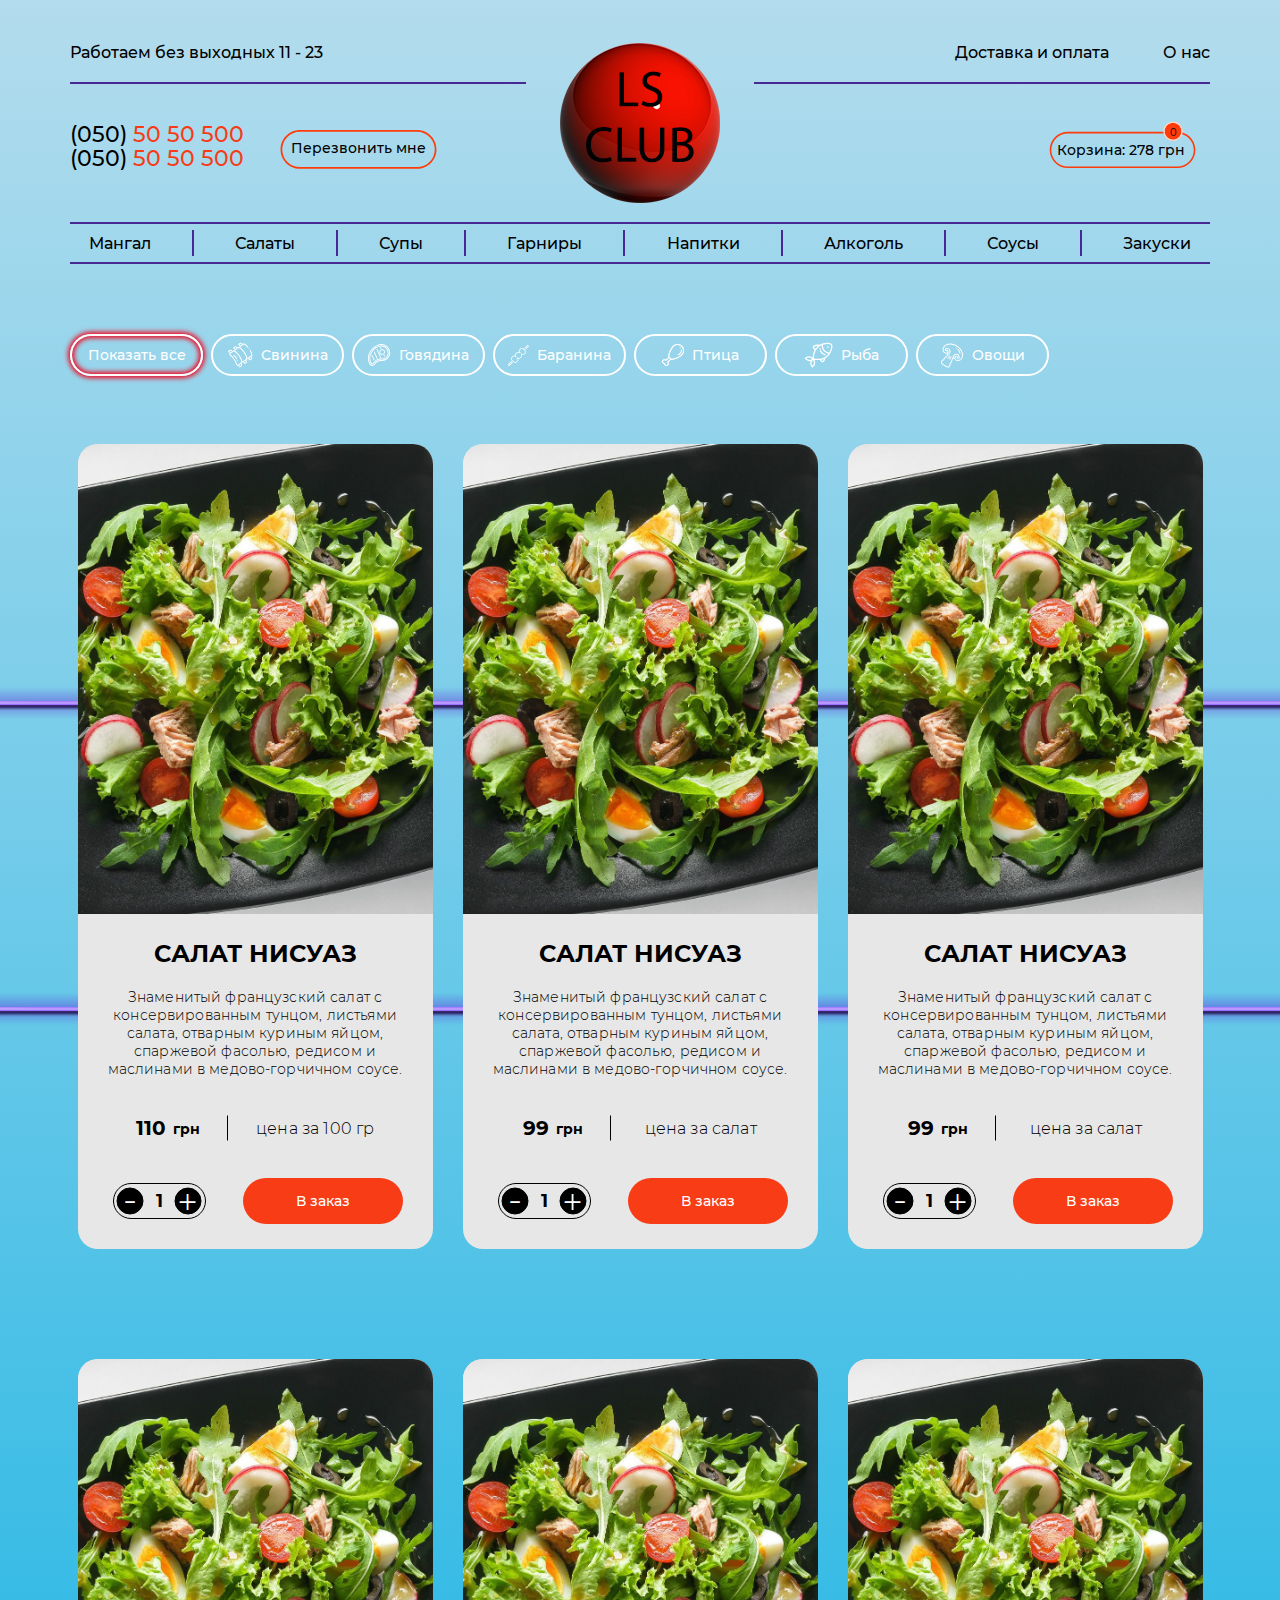
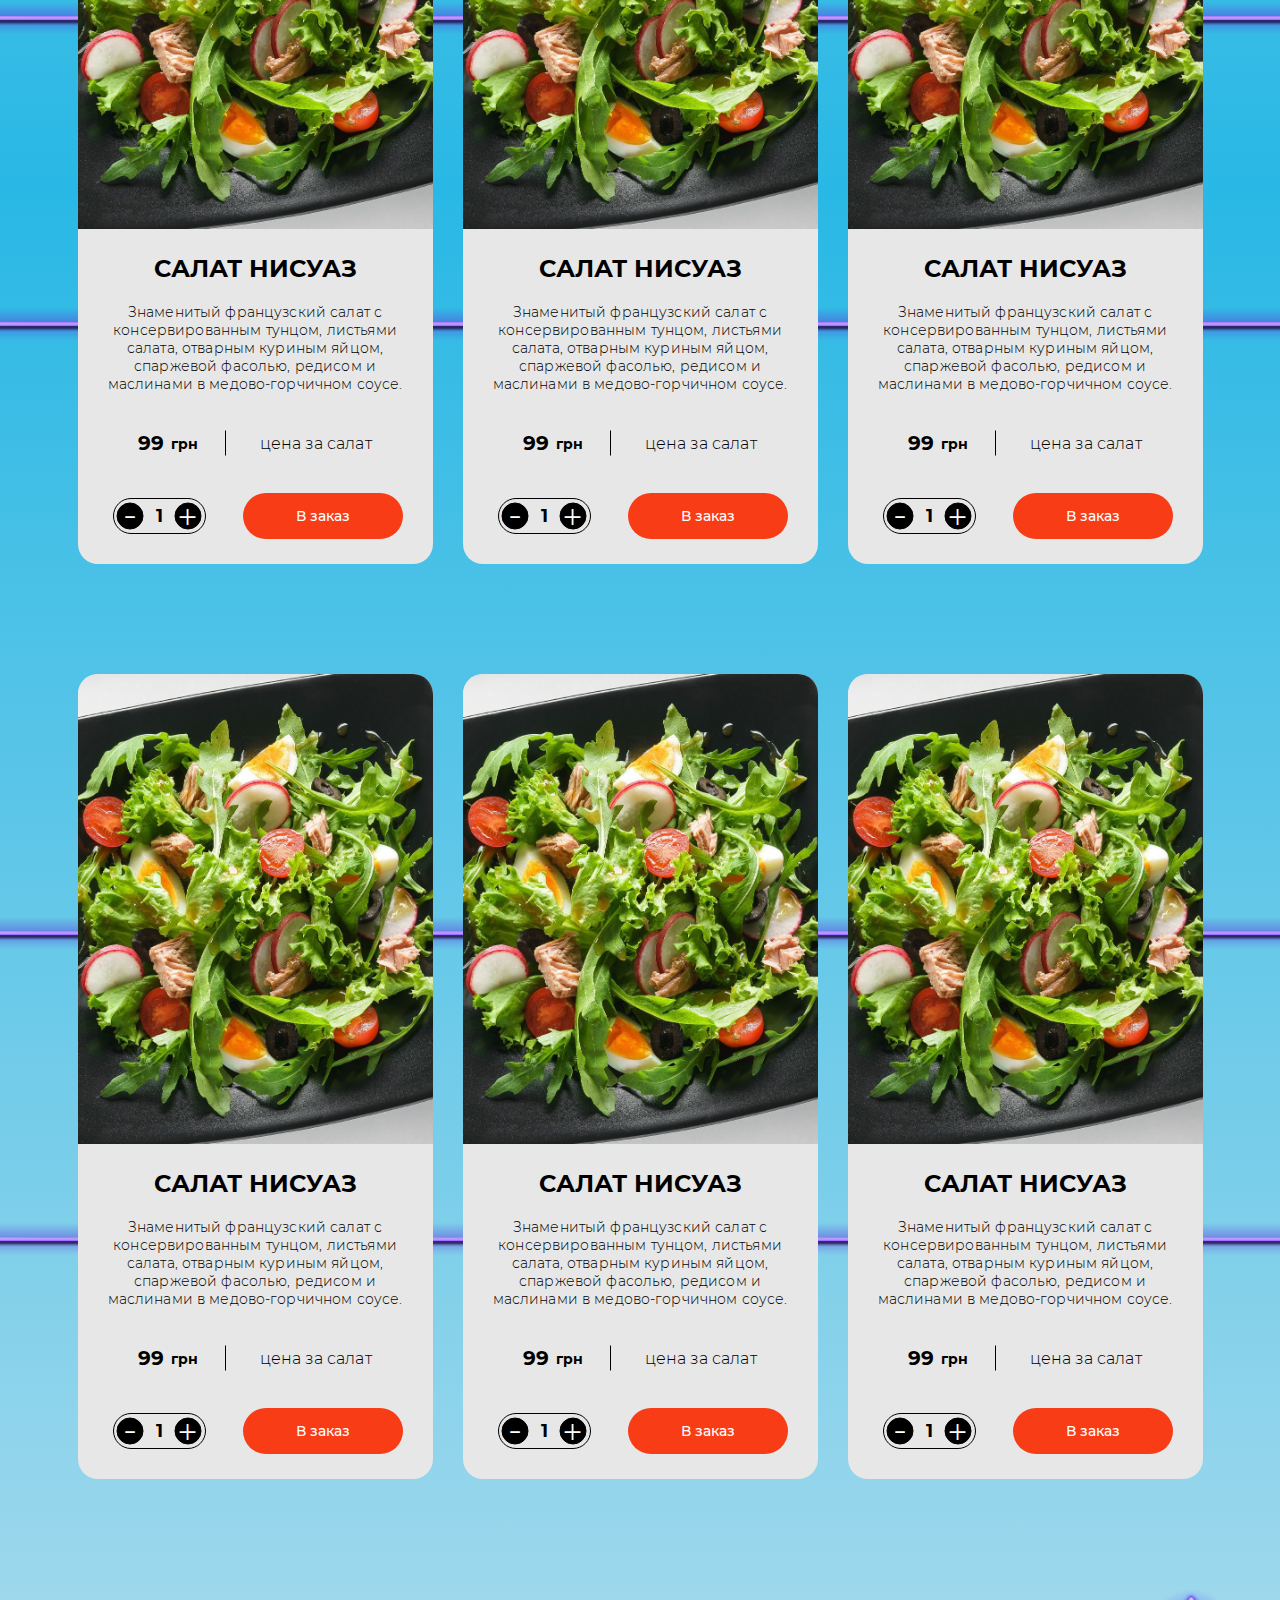
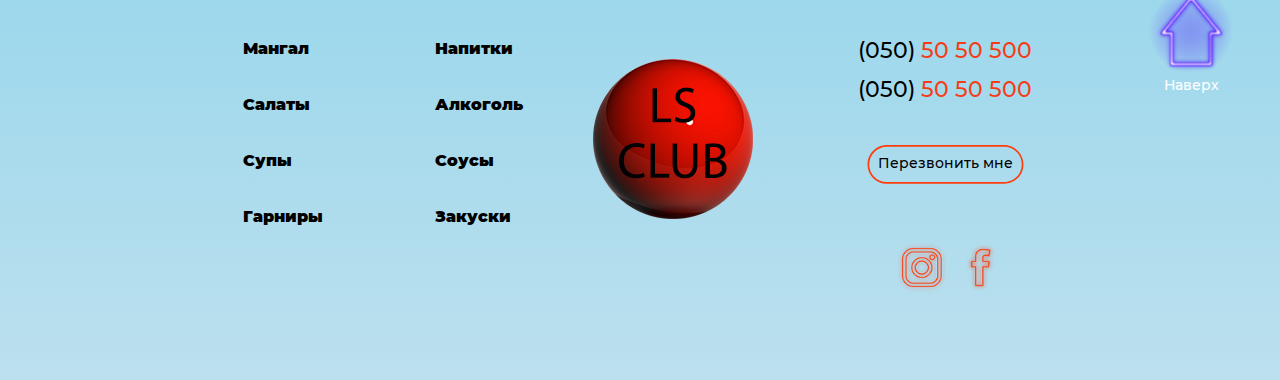
<file: myas.html>
<!DOCTYPE html>
<html lang="ru">

<head>
  <meta charset="UTF-8">
  <meta name="viewport" content="width=device-width, initial-scale=1.0">
  <title>VegasMeats</title>
  <link rel="stylesheet" href="css/main.css">
  <link rel="stylesheet" href="https://use.fontawesome.com/releases/v5.7.2/css/all.css"
    integrity="sha384-fnmOCqbTlWIlj8LyTjo7mOUStjsKC4pOpQbqyi7RrhN7udi9RwhKkMHpvLbHG9Sr" crossorigin="anonymous">
</head>

<body>
  <div class="wrapper">

    <header class="header">

      <div class="container">
        <div class="logo logo_tablet">
          <a href="index.html">
            <img src="img/f9d3626eb35f.png" alt="">
          </a>
        </div>
        <div class="descktop-menu">
          <div class="top-menu">
            <div class="top-contact">
              <div class="top-info-wrapp">
                <p class="info-graphik">Работаем без выходных 11 - 23</p>
              </div>
              <div class="number-block">
                <div class="number-wrapp">
                  <a href="tel:380505050500" class="number">
                    <span class="number-color">(050)</span> 50 50 500
                  </a>
                  <a href="tel:380505050500" class="number">
                    <span class="number-color">(050) </span> 50 50 500
                  </a>
                </div>
                <a href="#" class="call-btn">Перезвонить мне</a>
              </div>
            </div>
            <div class="logo logo_desktop">
              <a href="index.html">
                <img src="img/f9d3626eb35f.png" alt="">
              </a>
            </div>
            <div class="top-contact top-contact_mod">
              <div class="top-info-wrapp">
                <a href="delivery.html" class="top-info">Доставка и оплата</a>
                <a href="about.html" class="top-info">О нас</a>
              </div>
              <div class="basket-wrap">
                <span class="basket-count">0</span>
                <a href="backet.html" class="basket-btn">Корзина: 278 грн</a>
              </div>

            </div>
          </div>

          <nav class="nav">
            <ul class="nav__list">
              <li class="nav__item">
                <a href="myas.html" class="nav__link">Мангал</a>
              </li>
              <li class="nav__item">
                <a href="#openmod" class="nav__link">Салаты</a>
              </li>
              <li class="nav__item">
                <a href="#" class="nav__link">Супы</a>
              </li>
              <li class="nav__item">
                <a href="#" class="nav__link">Гарниры</a>
              </li>
              <li class="nav__item">
                <a href="#" class="nav__link">Напитки</a>
              </li>
              <li class="nav__item">
                <a href="#" class="nav__link">Алкоголь</a>
              </li>
              <li class="nav__item">
                <a href="#" class="nav__link">Соусы</a>
              </li>
              <li class="nav__item">
                <a href="#" class="nav__link">Закуски</a>
              </li>
            </ul>
          </nav>
        </div>
      </div>

      <div class="burger-opener">
        <svg class="ham hamRotate ham1" viewBox="0 0 100 100" width="80" onclick="this.classList.toggle('active')">
          <path class="line top"
            d="m 30,33 h 40 c 0,0 9.044436,-0.654587 9.044436,-8.508902 0,-7.854315 -8.024349,-11.958003 -14.89975,-10.85914 -6.875401,1.098863 -13.637059,4.171617 -13.637059,16.368042 v 40" />
          <path class="line middle" d="m 30,50 h 40" />
          <path class="line bottom"
            d="m 30,67 h 40 c 12.796276,0 15.357889,-11.717785 15.357889,-26.851538 0,-15.133752 -4.786586,-27.274118 -16.667516,-27.274118 -11.88093,0 -18.499247,6.994427 -18.435284,17.125656 l 0.252538,40" />
        </svg>
      </div>
    </header>

    <main class="main">

      <section class="filter-section">
        <div class="container" id="flavor-nav">

          <a href="#" rel="all" class="filter-btn active">Показать все</a>

          <a href="#" rel="one" class="filter-btn">
            <img src="img/fpig.svg" alt="">Свинина
          </a>

          <a href="#" rel="two" class="filter-btn">
            <img src="img/fcov.svg" alt="">Говядина
          </a>

          <a href="#" rel="three" class="filter-btn">
            <img src="img/fram.svg" alt="">Баранина
          </a>

          <a href="#" rel="one" class="filter-btn">
            <img src="img/fchick.svg" alt="">Птица
          </a>

          <a href="#" rel="three" class="filter-btn">
            <img src="img/ffish.svg" alt="">Рыба
          </a>

          <a href="#" rel="one" class="filter-btn">
            <img src="img/fveg.svg" alt="">Овощи
          </a>
        </div>
      </section>

      <section class="food-section" id="all-flavors">

        <div class="product-wrap flavor all one">
          <div class="container">
            <div class="product-container">

              <div class="product">
                <div class="product__img">
                  <img src="img/images15460819160.jpg" alt="">
                </div>

                <div class="product__wrapp">

                  <h3 class="product__title">САЛАТ НИСУАЗ</h3>
                  <p class="product__description">Знаменитый французский салат с консервированным тунцом, листьями
                    салата, отварным куриным яйцом, спаржевой фасолью, редисом и маслинами в медово-горчичном соусе.</p>

                  <div class="product__wrap-money">
                    <span class="product__currency-wrap">
                      <span class="product__money">110</span>
                      <span class="product__currency">грн</span>
                    </span>
                    <span class="product__weight">цена за 100 гр</span>
                  </div>

                  <div class="product__order ">
                    <div class="quantity-block">
                      <label for="" class="quantity-arrow-minus" id="min1"><input type="button">
                      </label>
                      <input class="quantity-num" id="num1" type="number" value="1">
                      <label for="" type="button" class="quantity-arrow-plus" id="plus1">
                        <input type="button">
                      </label>
                    </div>
                    <button class="product__btn">В заказ</button>
                  </div>

                </div>
              </div>

              <div class="product">
                <div class="product__img">
                  <img src="img/images15460819160.jpg" alt="">
                </div>

                <div class="product__wrapp">

                  <h3 class="product__title">САЛАТ НИСУАЗ</h3>
                  <p class="product__description">Знаменитый французский салат с консервированным тунцом, листьями
                    салата, отварным куриным яйцом, спаржевой фасолью, редисом и маслинами в медово-горчичном соусе.</p>

                  <div class="product__wrap-money">
                    <span class="product__currency-wrap">
                      <span class="product__money">99</span>
                      <span class="product__currency">грн</span>
                    </span>
                    <span class="product__weight">цена за салат</span>
                  </div>

                  <div class="product__order ">
                    <div class="quantity-block">
                      <label for="" class="quantity-arrow-minus" id="min2"><input type="button">
                      </label>
                      <input class="quantity-num" id="num2" type="number" value="1">
                      <label for="" type="button" class="quantity-arrow-plus" id="plus2">
                        <input type="button">
                      </label>
                    </div>
                    <button class="product__btn">В заказ</button>
                  </div>

                </div>
              </div>

              <div class="product">
                <div class="product__img">
                  <img src="img/images15460819160.jpg" alt="">
                </div>

                <div class="product__wrapp">

                  <h3 class="product__title">САЛАТ НИСУАЗ</h3>
                  <p class="product__description">Знаменитый французский салат с консервированным тунцом, листьями
                    салата, отварным куриным яйцом, спаржевой фасолью, редисом и маслинами в медово-горчичном соусе.</p>

                  <div class="product__wrap-money">
                    <span class="product__currency-wrap">
                      <span class="product__money">99</span>
                      <span class="product__currency">грн</span>
                    </span>
                    <span class="product__weight">цена за салат</span>
                  </div>

                  <div class="product__order ">
                    <div class="quantity-block">
                      <label for="" class="quantity-arrow-minus" id="min3"><input type="button">
                      </label>
                      <input class="quantity-num" id="num3" type="number" value="1">
                      <label for="" type="button" class="quantity-arrow-plus" id="plus3">
                        <input type="button">
                      </label>
                    </div>
                    <button class="product__btn">В заказ</button>
                  </div>

                </div>
              </div>
            </div>
          </div>
        </div>

        <div class="product-wrap flavor all two">
          <div class="container">
            <div class="product-container">

              <div class="product">
                <div class="product__img">
                  <img src="img/images15460819160.jpg" alt="">
                </div>

                <div class="product__wrapp">

                  <h3 class="product__title">САЛАТ НИСУАЗ</h3>
                  <p class="product__description">Знаменитый французский салат с консервированным тунцом, листьями
                    салата, отварным куриным яйцом, спаржевой фасолью, редисом и маслинами в медово-горчичном соусе.</p>

                  <div class="product__wrap-money">
                    <span class="product__currency-wrap">
                      <span class="product__money">99</span>
                      <span class="product__currency">грн</span>
                    </span>
                    <span class="product__weight">цена за салат</span>
                  </div>

                  <div class="product__order ">
                    <div class="quantity-block">
                      <label for="" class="quantity-arrow-minus" id="min4"><input type="button">
                      </label>
                      <input class="quantity-num" id="num4" type="number" value="1">
                      <label for="" type="button" class="quantity-arrow-plus" id="plus4">
                        <input type="button">
                      </label>
                    </div>
                    <button class="product__btn">В заказ</button>
                  </div>

                </div>
              </div>

              <div class="product">
                <div class="product__img">
                  <img src="img/images15460819160.jpg" alt="">
                </div>

                <div class="product__wrapp">

                  <h3 class="product__title">САЛАТ НИСУАЗ</h3>
                  <p class="product__description">Знаменитый французский салат с консервированным тунцом, листьями
                    салата, отварным куриным яйцом, спаржевой фасолью, редисом и маслинами в медово-горчичном соусе.</p>

                  <div class="product__wrap-money">
                    <span class="product__currency-wrap">
                      <span class="product__money">99</span>
                      <span class="product__currency">грн</span>
                    </span>
                    <span class="product__weight">цена за салат</span>
                  </div>

                  <div class="product__order ">
                    <div class="quantity-block">
                      <label for="" class="quantity-arrow-minus" id="min5"><input type="button">
                      </label>
                      <input class="quantity-num" id="num5" type="number" value="1">
                      <label for="" type="button" class="quantity-arrow-plus" id="plus5">
                        <input type="button">
                      </label>
                    </div>
                    <button class="product__btn">В заказ</button>
                  </div>

                </div>
              </div>

              <div class="product">
                <div class="product__img">
                  <img src="img/images15460819160.jpg" alt="">
                </div>

                <div class="product__wrapp">

                  <h3 class="product__title">САЛАТ НИСУАЗ</h3>
                  <p class="product__description">Знаменитый французский салат с консервированным тунцом, листьями
                    салата, отварным куриным яйцом, спаржевой фасолью, редисом и маслинами в медово-горчичном соусе.</p>

                  <div class="product__wrap-money">
                    <span class="product__currency-wrap">
                      <span class="product__money">99</span>
                      <span class="product__currency">грн</span>
                    </span>
                    <span class="product__weight">цена за салат</span>
                  </div>

                  <div class="product__order ">
                    <div class="quantity-block">
                      <label for="" class="quantity-arrow-minus" id="min6"><input type="button">
                      </label>
                      <input class="quantity-num" id="num6" type="number" value="1">
                      <label for="" type="button" class="quantity-arrow-plus" id="plus6">
                        <input type="button">
                      </label>
                    </div>
                    <button class="product__btn">В заказ</button>
                  </div>

                </div>
              </div>

            </div>
          </div>
        </div>

        <div class="product-wrap flavor all three">
          <div class="container">
            <div class="product-container">

              <div class="product">
                <div class="product__img">
                  <img src="img/images15460819160.jpg" alt="">
                </div>

                <div class="product__wrapp">

                  <h3 class="product__title">САЛАТ НИСУАЗ</h3>
                  <p class="product__description">Знаменитый французский салат с консервированным тунцом, листьями
                    салата, отварным куриным яйцом, спаржевой фасолью, редисом и маслинами в медово-горчичном соусе.</p>

                  <div class="product__wrap-money">
                    <span class="product__currency-wrap">
                      <span class="product__money">99</span>
                      <span class="product__currency">грн</span>
                    </span>
                    <span class="product__weight">цена за салат</span>
                  </div>

                  <div class="product__order ">
                    <div class="quantity-block">
                      <label for="" class="quantity-arrow-minus" id="min7"><input type="button">
                      </label>
                      <input class="quantity-num" id="num7" type="number" value="1">
                      <label for="" type="button" class="quantity-arrow-plus" id="plus7">
                        <input type="button">
                      </label>
                    </div>
                    <button class="product__btn">В заказ</button>
                  </div>

                </div>
              </div>

              <div class="product">
                <div class="product__img">
                  <img src="img/images15460819160.jpg" alt="">
                </div>

                <div class="product__wrapp">

                  <h3 class="product__title">САЛАТ НИСУАЗ</h3>
                  <p class="product__description">Знаменитый французский салат с консервированным тунцом, листьями
                    салата, отварным куриным яйцом, спаржевой фасолью, редисом и маслинами в медово-горчичном соусе.</p>

                  <div class="product__wrap-money">
                    <span class="product__currency-wrap">
                      <span class="product__money">99</span>
                      <span class="product__currency">грн</span>
                    </span>
                    <span class="product__weight">цена за салат</span>
                  </div>

                  <div class="product__order ">
                    <div class="quantity-block">
                      <label for="" class="quantity-arrow-minus" id="min8"><input type="button">
                      </label>
                      <input class="quantity-num" id="num8" type="number" value="1">
                      <label for="" type="button" class="quantity-arrow-plus" id="plus8">
                        <input type="button">
                      </label>
                    </div>
                    <button class="product__btn">В заказ</button>
                  </div>

                </div>
              </div>

              <div class="product">
                <div class="product__img">
                  <img src="img/images15460819160.jpg" alt="">
                </div>

                <div class="product__wrapp">

                  <h3 class="product__title">САЛАТ НИСУАЗ</h3>
                  <p class="product__description">Знаменитый французский салат с консервированным тунцом, листьями
                    салата, отварным куриным яйцом, спаржевой фасолью, редисом и маслинами в медово-горчичном соусе.</p>

                  <div class="product__wrap-money">
                    <span class="product__currency-wrap">
                      <span class="product__money">99</span>
                      <span class="product__currency">грн</span>
                    </span>
                    <span class="product__weight">цена за салат</span>
                  </div>

                  <div class="product__order ">
                    <div class="quantity-block">
                      <label for="" class="quantity-arrow-minus" id="min9"><input type="button">
                      </label>
                      <input class="quantity-num" id="num9" type="number" value="1">
                      <label for="" type="button" class="quantity-arrow-plus" id="plus9">
                        <input type="button">
                      </label>
                    </div>
                    <button class="product__btn">В заказ</button>
                  </div>

                </div>
              </div>

            </div>
          </div>
        </div>
      </section>
    </main>

    <footer class="footer">
      <div class="container">
        <nav class="footer-nav">
          <ul class="footer-nav__list">
            <li class="footer-nav__item">
              <a href="#" class="footer-nav__link">Мангал</a>
            </li>
            <li class="footer-nav__item">
              <a href="#" class="footer-nav__link">Салаты</a>
            </li>
            <li class="footer-nav__item">
              <a href="#" class="footer-nav__link">Супы</a>
            </li>
            <li class="footer-nav__item">
              <a href="#" class="footer-nav__link">Гарниры</a>
            </li>
          </ul>

          <ul class="footer-nav__list">
            <li class="footer-nav__item">
              <a href="#" class="footer-nav__link">Напитки</a>
            </li>
            <li class="footer-nav__item">
              <a href="#" class="footer-nav__link">Алкоголь</a>
            </li>
            <li class="footer-nav__item">
              <a href="#" class="footer-nav__link">Соусы</a>
            </li>
            <li class="footer-nav__item">
              <a href="#" class="footer-nav__link">Закуски</a>
            </li>
          </ul>
        </nav>

        <div class="footer-logo">
          <a href="#" class="logo-link">
            <img src="img/f9d3626eb35f.png" alt="">
          </a>

        </div>

        <div class="footer-soc-wrap">

          <div class="number-wrapp">
            <a href="tel:380505050500" class="number">
              <span class="number-color">(050)</span> 50 50 500
            </a>
            <a href="tel:380505050500" class="number">
              <span class="number-color">(050) </span> 50 50 500
            </a>
          </div>

          <a href="#" class="call-btn">Перезвонить мне</a>

          <div class="footer-soc">
            <a href="#" class="soc-link inst-link"></a>
            <a href="#" class="soc-link fb-link"></a>
          </div>
        </div>
      </div>

      <div class="btn-toTop" id="toTop">
        <img src="img/arrow-top.svg" alt="">
        <span>Наверх</span>
      </div>
    </footer>

  </div>
  <script src="js/jquery-3.3.1.min.js"></script>
  <script src="js/filter.js"></script>
  <script src="js/main.js"></script>

</body>

</html>
</file>
